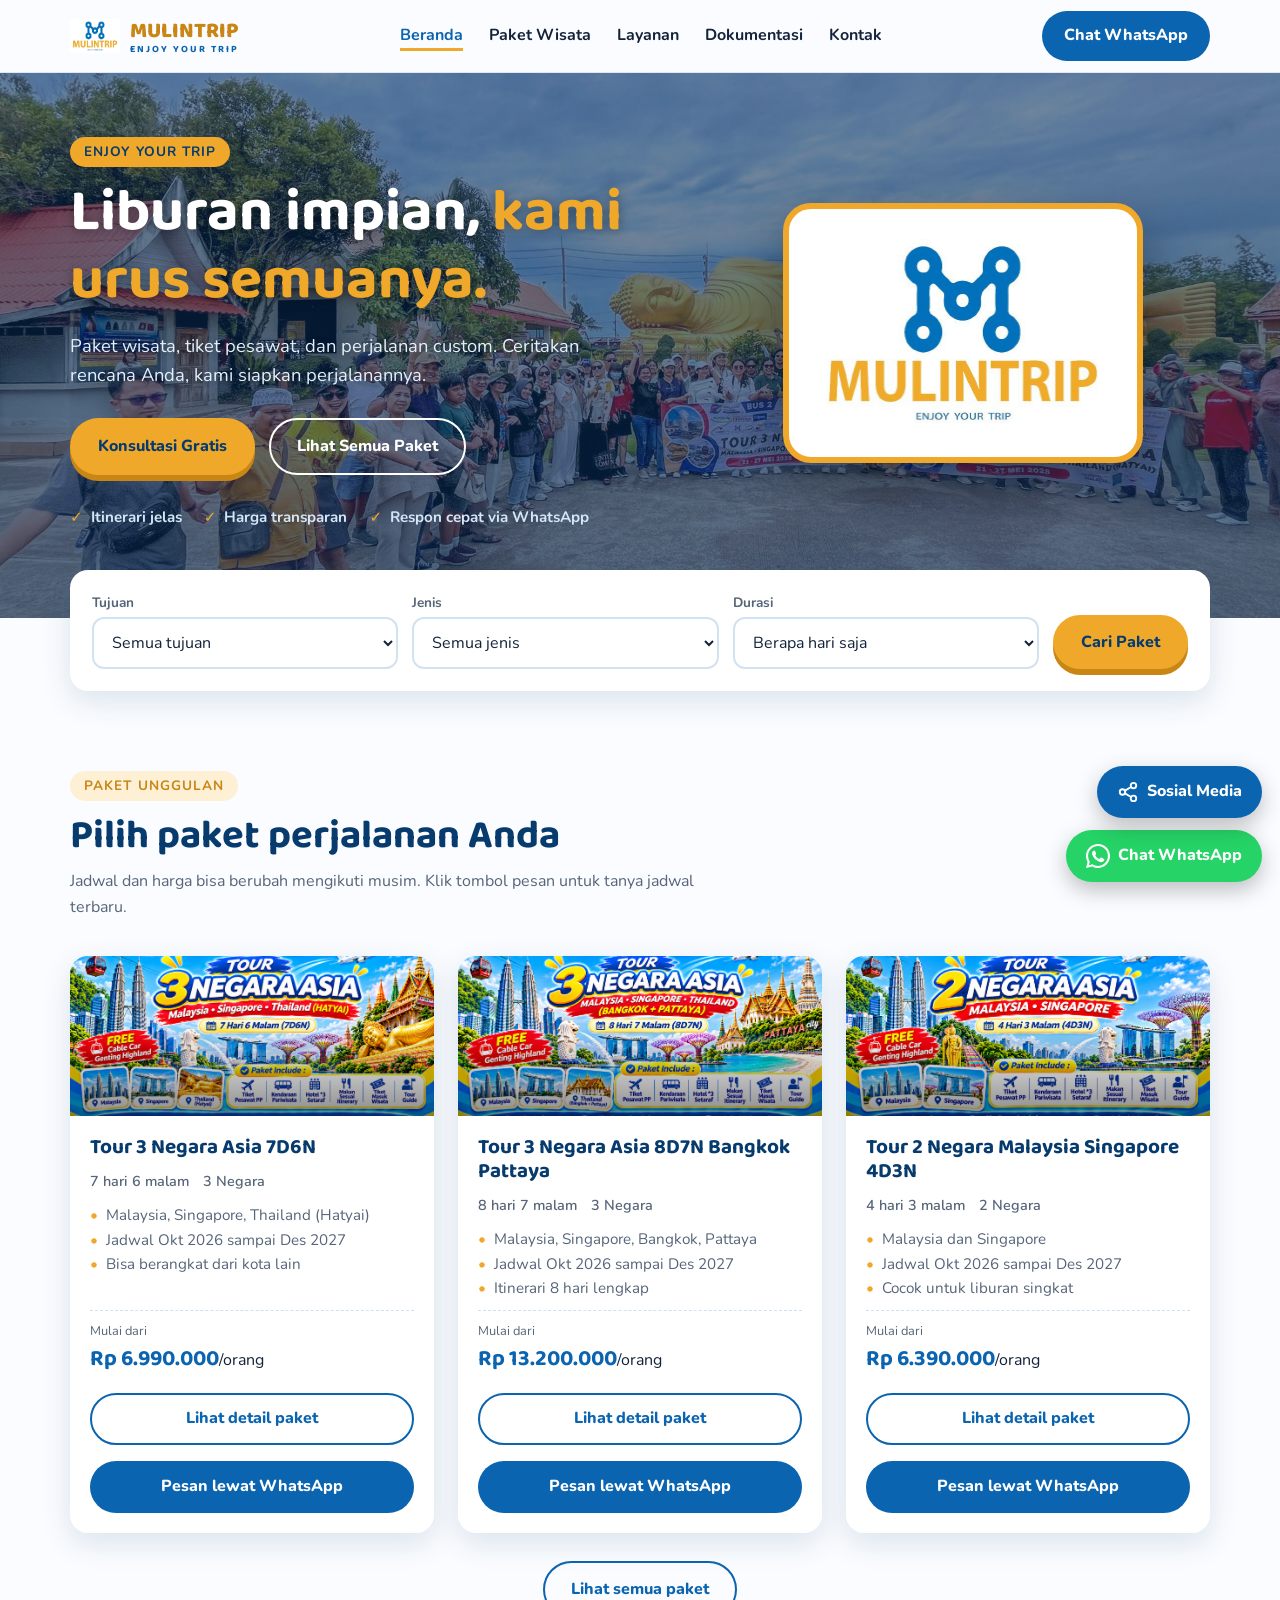
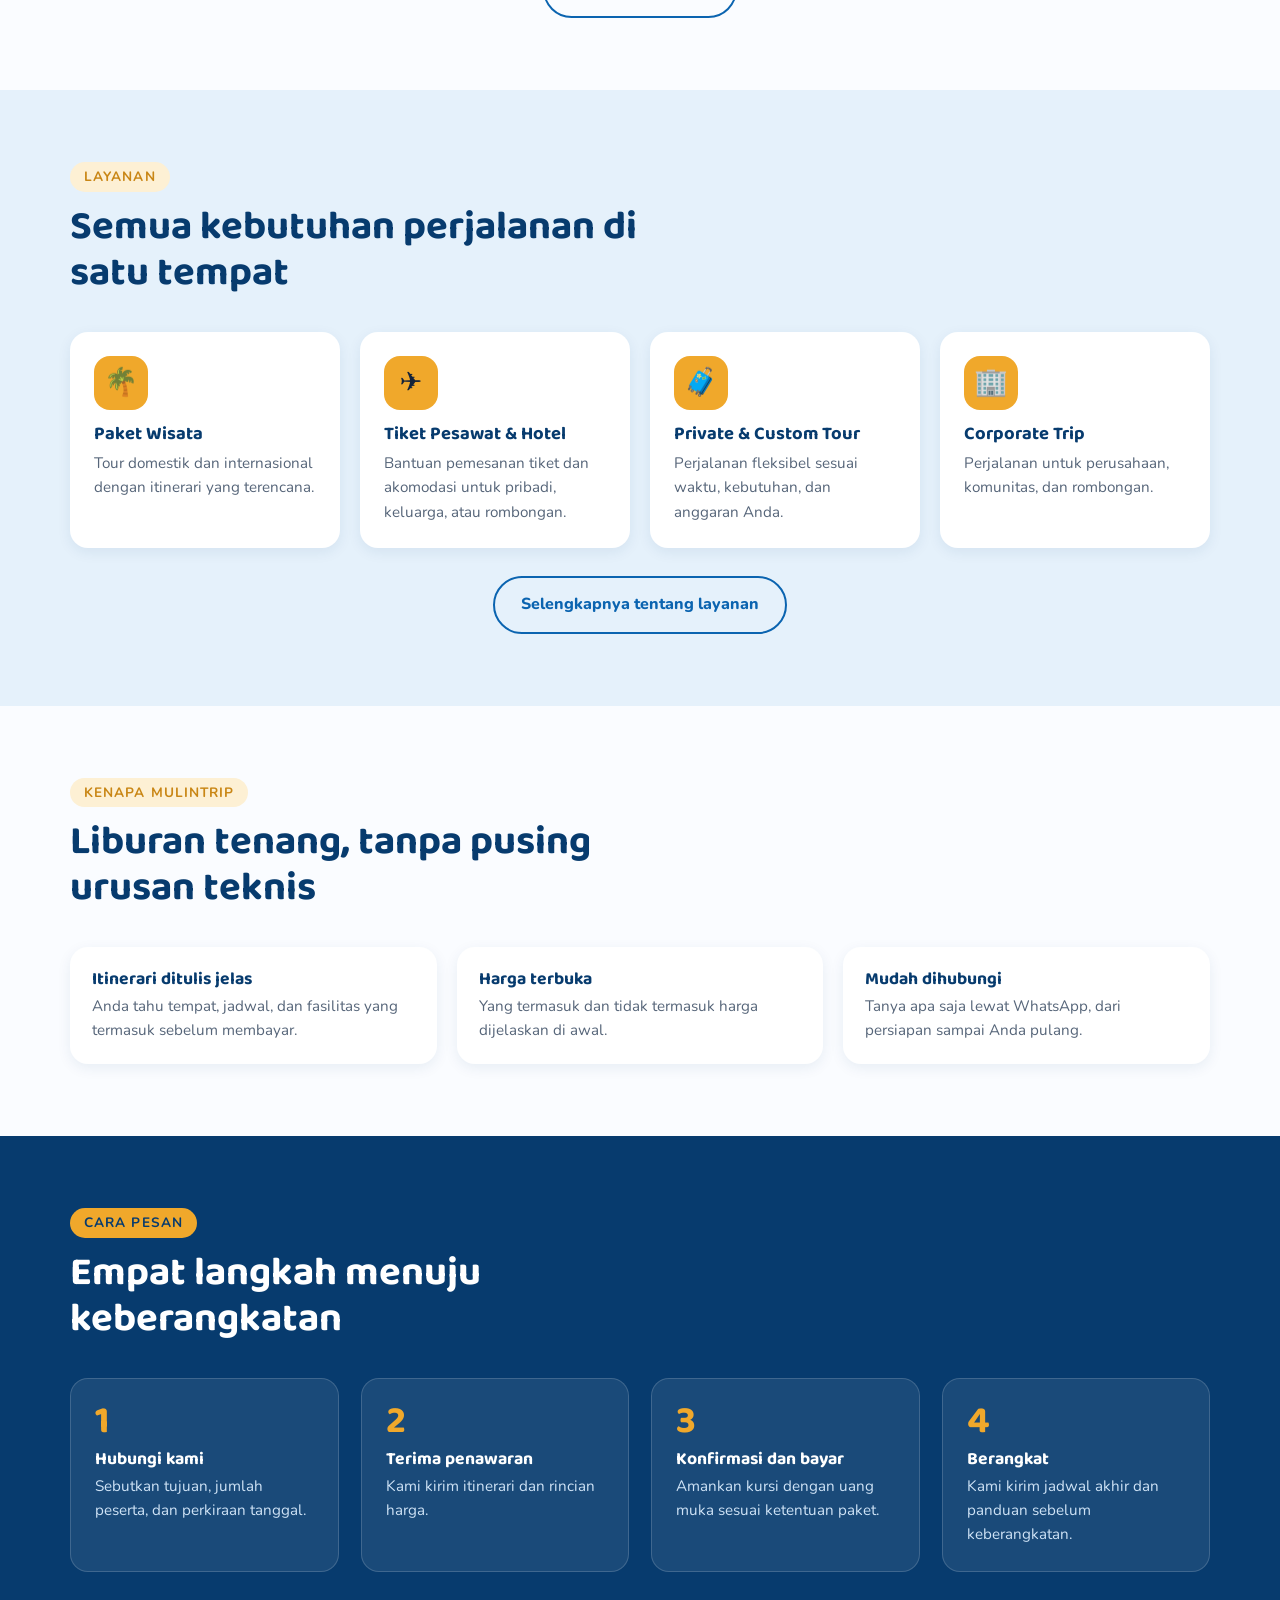
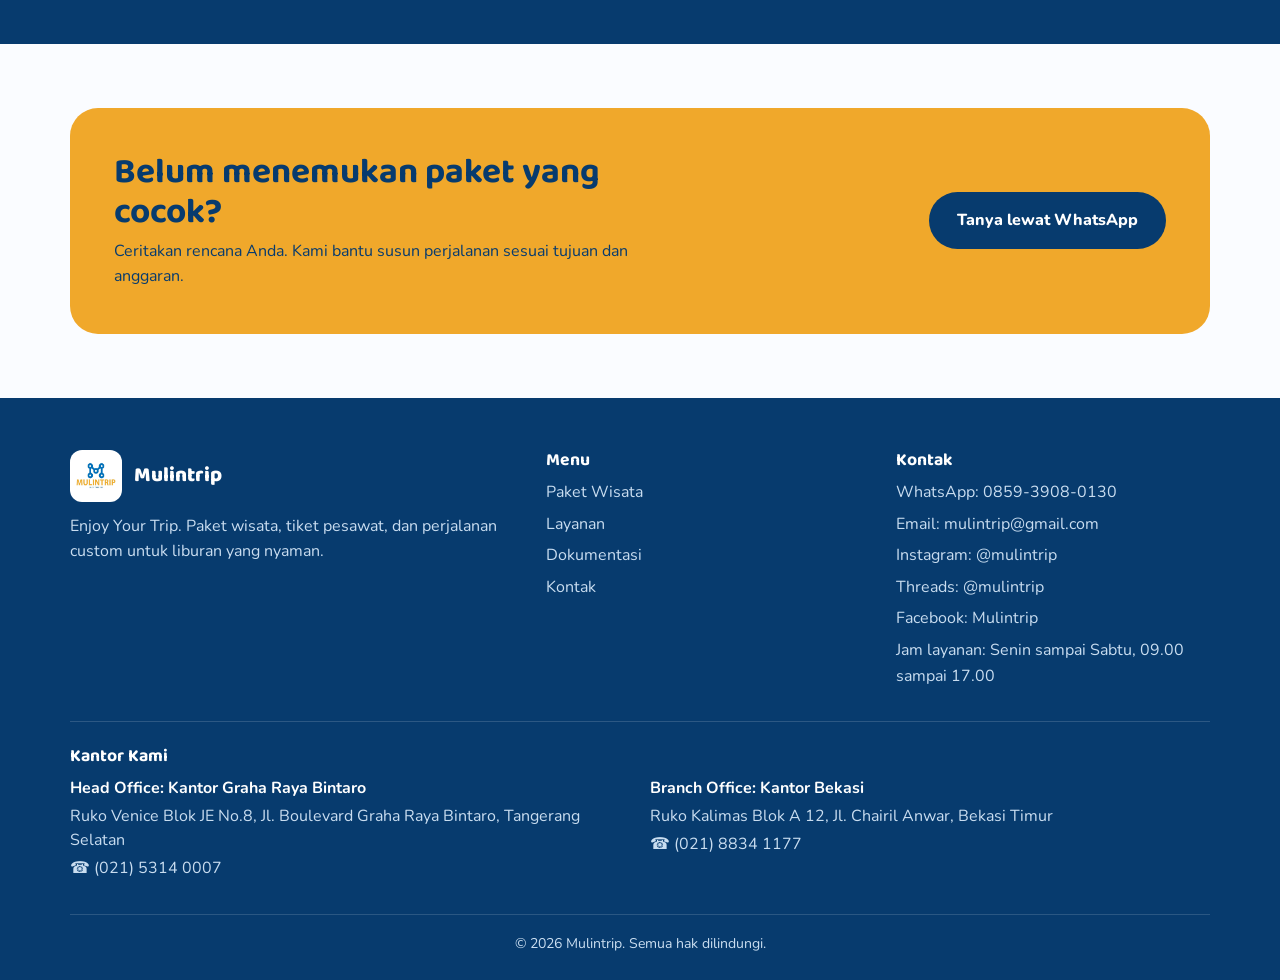
<file: index.html>
<!DOCTYPE html>
<html lang="id">
<head>
<meta charset="utf-8">
<meta name="viewport" content="width=device-width, initial-scale=1">
<title>Mulintrip | Enjoy Your Trip</title>
<meta name="description" content="Mulintrip melayani paket wisata, tiket pesawat, dan perjalanan custom. Konsultasi gratis lewat WhatsApp.">
<meta property="og:title" content="Mulintrip | Enjoy Your Trip">
<meta property="og:image" content="logo.png">
<link rel="icon" href="logo.png">
<link rel="preconnect" href="https://fonts.googleapis.com">
<link rel="preconnect" href="https://fonts.gstatic.com" crossorigin>
<link href="https://fonts.googleapis.com/css2?family=Baloo+2:wght@600;700;800&family=Nunito:wght@400;600;700&display=swap" rel="stylesheet">
<link rel="stylesheet" href="style.css">
<!-- Pasang Meta Pixel di sini -->
<!-- Pasang Google Analytics di sini -->
</head>
<body data-page="home">

<div id="site-header"></div>

<main>
  <section class="hero">
    <div class="wrap hero-grid">
      <div>
        <span class="eyebrow" style="background:var(--orange);color:var(--blue-900)">Enjoy Your Trip</span>
        <h1>Liburan impian, <span>kami urus semuanya.</span></h1>
        <p>Paket wisata, tiket pesawat, dan perjalanan custom. Ceritakan rencana Anda, kami siapkan perjalanannya.</p>
        <div class="hero-actions">
          <a class="btn btn-primary" data-wa="Halo Mulintrip, saya ingin konsultasi gratis untuk rencana liburan." href="#">Konsultasi Gratis</a>
          <a class="btn btn-ghost" href="paket.html">Lihat Semua Paket</a>
        </div>
        <ul class="hero-points">
          <li>Itinerari jelas</li>
          <li>Harga transparan</li>
          <li>Respon cepat via WhatsApp</li>
        </ul>
      </div>
      <img class="hero-logo" src="logo.png" alt="Logo Mulintrip" width="360" height="260">
    </div>
  </section>

  <section class="finder" aria-label="Cari paket">
    <div class="wrap">
      <form class="finder-box" action="paket.html" method="get">
        <div class="field">
          <label for="fDest">Tujuan</label>
          <select id="fDest" name="dest"><option value="all">Semua tujuan</option></select>
        </div>
        <div class="field">
          <label for="fType">Jenis</label>
          <select id="fType" name="type">
            <option value="all">Semua jenis</option>
            <option value="Internasional">Internasional</option>
            <option value="Domestik">Domestik</option>
          </select>
        </div>
        <div class="field">
          <label for="fDur">Durasi</label>
          <select id="fDur" name="dur">
            <option value="all">Berapa hari saja</option>
            <option value="short">Sampai 4 hari</option>
            <option value="long">5 hari atau lebih</option>
          </select>
        </div>
        <button class="btn btn-primary" type="submit">Cari Paket</button>
      </form>
    </div>
  </section>

  <section class="packages">
    <div class="wrap">
      <div class="section-head">
        <span class="eyebrow">Paket unggulan</span>
        <h2>Pilih paket perjalanan Anda</h2>
        <p>Jadwal dan harga bisa berubah mengikuti musim. Klik tombol pesan untuk tanya jadwal terbaru.</p>
      </div>
      <div class="grid" id="pkgGrid"></div>
      <div class="more"><a class="btn btn-outline" href="paket.html">Lihat semua paket</a></div>
    </div>
  </section>

  <section class="services">
    <div class="wrap">
      <div class="section-head">
        <span class="eyebrow">Layanan</span>
        <h2>Semua kebutuhan perjalanan di satu tempat</h2>
      </div>
      <div class="grid">
        <article class="service"><div class="ico" aria-hidden="true">🌴</div><h3>Paket Wisata</h3><p>Tour domestik dan internasional dengan itinerari yang terencana.</p></article>
        <article class="service"><div class="ico" aria-hidden="true">✈️</div><h3>Tiket Pesawat &amp; Hotel</h3><p>Bantuan pemesanan tiket dan akomodasi untuk pribadi, keluarga, atau rombongan.</p></article>
        <article class="service"><div class="ico" aria-hidden="true">🧳</div><h3>Private &amp; Custom Tour</h3><p>Perjalanan fleksibel sesuai waktu, kebutuhan, dan anggaran Anda.</p></article>
        <article class="service"><div class="ico" aria-hidden="true">🏢</div><h3>Corporate Trip</h3><p>Perjalanan untuk perusahaan, komunitas, dan rombongan.</p></article>
      </div>
      <div class="more"><a class="btn btn-outline" href="layanan.html">Selengkapnya tentang layanan</a></div>
    </div>
  </section>

  <section>
    <div class="wrap">
      <div class="section-head">
        <span class="eyebrow">Kenapa Mulintrip</span>
        <h2>Liburan tenang, tanpa pusing urusan teknis</h2>
      </div>
      <div class="teaser-grid">
        <div class="mini"><h3>Itinerari ditulis jelas</h3><p>Anda tahu tempat, jadwal, dan fasilitas yang termasuk sebelum membayar.</p></div>
        <div class="mini"><h3>Harga terbuka</h3><p>Yang termasuk dan tidak termasuk harga dijelaskan di awal.</p></div>
        <div class="mini"><h3>Mudah dihubungi</h3><p>Tanya apa saja lewat WhatsApp, dari persiapan sampai Anda pulang.</p></div>
      </div>
    </div>
  </section>

  <section class="steps">
    <div class="wrap">
      <div class="section-head">
        <span class="eyebrow">Cara pesan</span>
        <h2>Empat langkah menuju keberangkatan</h2>
      </div>
      <div class="step-grid">
        <div class="step"><b>1</b><h3>Hubungi kami</h3><p>Sebutkan tujuan, jumlah peserta, dan perkiraan tanggal.</p></div>
        <div class="step"><b>2</b><h3>Terima penawaran</h3><p>Kami kirim itinerari dan rincian harga.</p></div>
        <div class="step"><b>3</b><h3>Konfirmasi dan bayar</h3><p>Amankan kursi dengan uang muka sesuai ketentuan paket.</p></div>
        <div class="step"><b>4</b><h3>Berangkat</h3><p>Kami kirim jadwal akhir dan panduan sebelum keberangkatan.</p></div>
      </div>
    </div>
  </section>

  <section class="cta">
    <div class="wrap">
      <div class="cta-box">
        <div>
          <h2>Belum menemukan paket yang cocok?</h2>
          <p>Ceritakan rencana Anda. Kami bantu susun perjalanan sesuai tujuan dan anggaran.</p>
        </div>
        <a class="btn btn-wa" data-wa="Halo Mulintrip, saya ingin dibuatkan paket perjalanan khusus." href="#">Tanya lewat WhatsApp</a>
      </div>
    </div>
  </section>
</main>

<div id="site-footer"></div>

<script src="site.js"></script>
<script>
  document.addEventListener("DOMContentLoaded", () => {
    const fDest = document.getElementById("fDest");
    [...new Set(PACKAGES.map(p => p.dest))].forEach(d => {
      const o = document.createElement("option"); o.value = d; o.textContent = d; fDest.appendChild(o);
    });
    document.getElementById("pkgGrid").innerHTML = PACKAGES.slice(0, 3).map(packageCard).join("");
  });
</script>
</body>
</html>
</file>
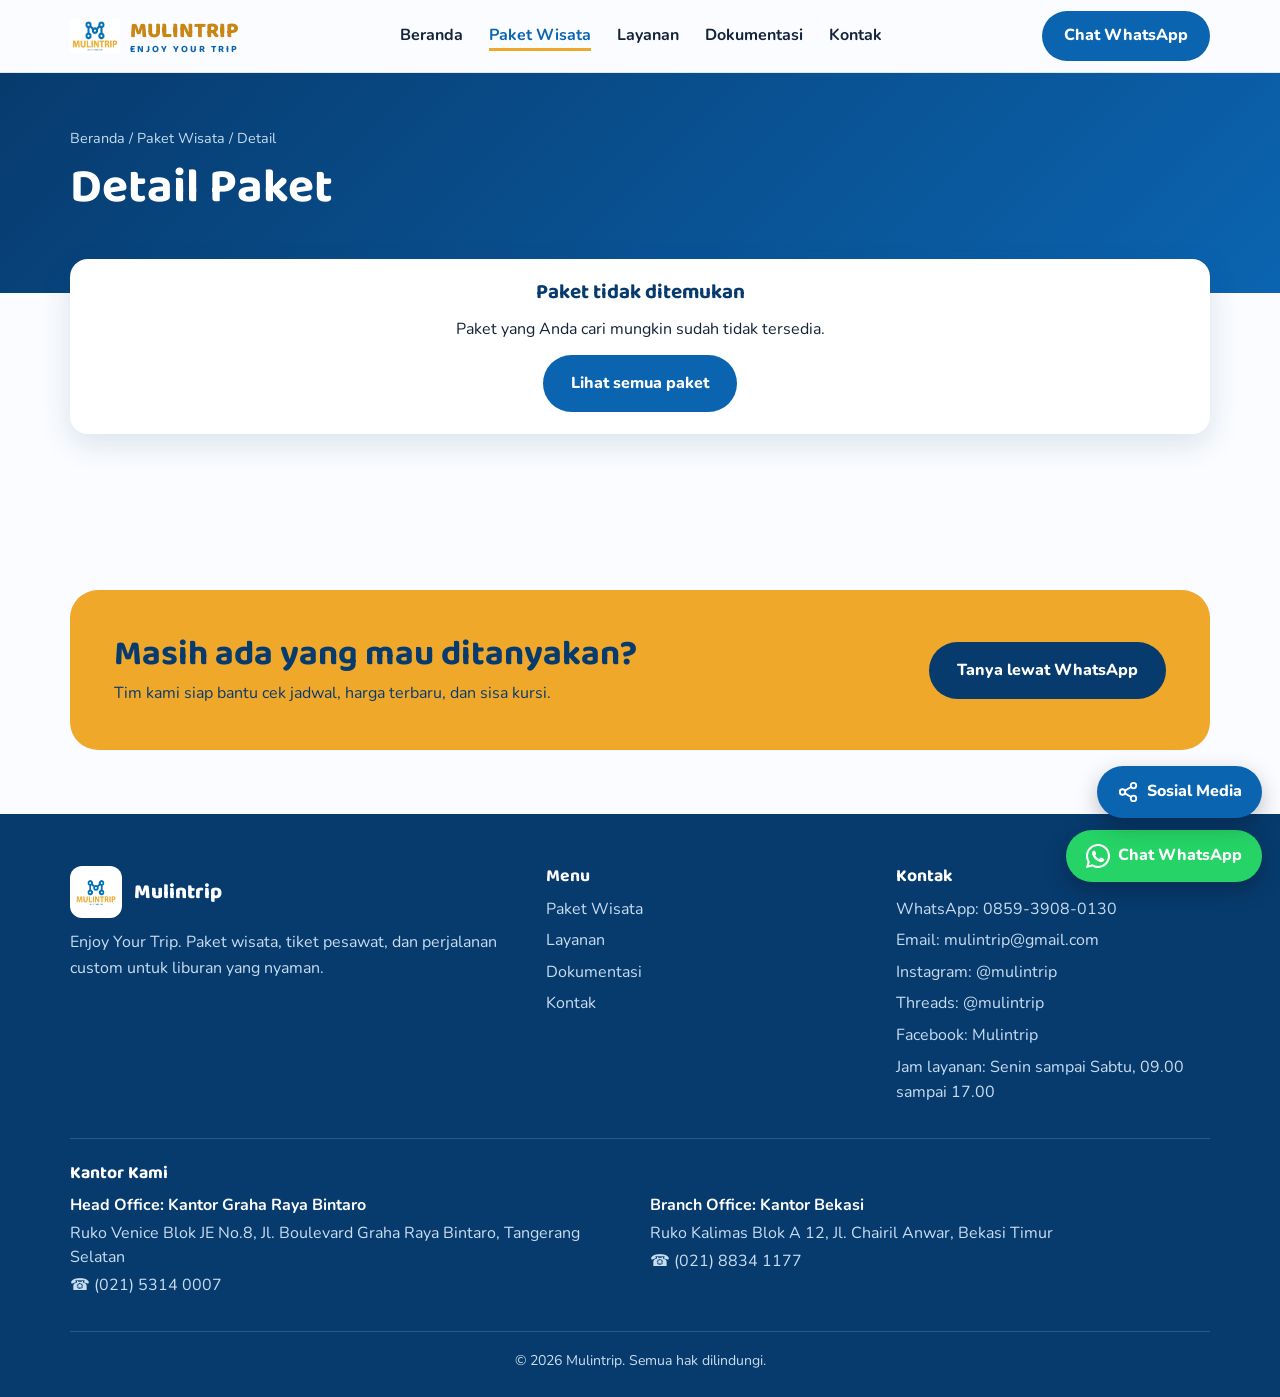
<file: detail.html>
<!DOCTYPE html>
<html lang="id">
<head>
<meta charset="utf-8">
<meta name="viewport" content="width=device-width, initial-scale=1">
<title>Detail Paket | Mulintrip</title>
<meta name="description" content="Detail paket Mulintrip: itinerary, fasilitas, dan syarat ketentuan.">
<meta property="og:image" content="logo.png">
<link rel="icon" href="logo.png">
<link rel="preconnect" href="https://fonts.googleapis.com">
<link rel="preconnect" href="https://fonts.gstatic.com" crossorigin>
<link href="https://fonts.googleapis.com/css2?family=Baloo+2:wght@600;700;800&family=Nunito:wght@400;600;700&display=swap" rel="stylesheet">
<link rel="stylesheet" href="style.css">
</head>
<body data-page="paket">

<div id="site-header"></div>

<main>
  <section class="page-hero" style="padding-bottom:70px">
    <div class="wrap">
      <div class="crumbs"><a href="index.html">Beranda</a> / <a href="paket.html">Paket Wisata</a> / <span id="crumb">Detail</span></div>
      <h1 id="title">Detail Paket</h1>
      <p id="subtitle"></p>
    </div>
  </section>

  <section style="padding-top:0">
    <div class="wrap" id="detail"></div>
  </section>

  <section class="cta">
    <div class="wrap">
      <div class="cta-box">
        <div>
          <h2>Masih ada yang mau ditanyakan?</h2>
          <p>Tim kami siap bantu cek jadwal, harga terbaru, dan sisa kursi.</p>
        </div>
        <a class="btn btn-wa" data-wa="Halo Mulintrip, saya ingin bertanya tentang paket wisata." href="#">Tanya lewat WhatsApp</a>
      </div>
    </div>
  </section>
</main>

<div id="site-footer"></div>

<script src="site.js"></script>
<script>
  document.addEventListener("DOMContentLoaded", () => {
    const root = document.getElementById("detail");
    const p = findPackage(new URLSearchParams(location.search).get("p"));

    if (!p) {
      root.innerHTML = `<div class="d-box" style="margin-top:-34px;position:relative;z-index:2;text-align:center">
        <h2>Paket tidak ditemukan</h2>
        <p>Paket yang Anda cari mungkin sudah tidak tersedia.</p>
        <a class="btn btn-wa" href="paket.html" style="margin-top:12px">Lihat semua paket</a></div>`;
      return;
    }

    document.title = `${p.name} | ${SITE.name}`;
    document.getElementById("crumb").textContent = p.name;
    document.getElementById("title").textContent = p.name;
    document.getElementById("subtitle").textContent = `${p.days} hari ${p.nights} malam · ${p.dest}`;

    const li = arr => (arr || []).map(x => `<li>${esc(x)}</li>`).join("");
    const msg = `Halo Mulintrip, saya ingin tanya jadwal dan harga terbaru paket ${p.name} (${p.days} hari ${p.nights} malam).`;
    const priceHtml = p.price
      ? `<small>Mulai dari</small><strong>${rupiah(p.price)}</strong> <span>/orang</span>`
      : `<small>Harga</small><strong>Hubungi kami</strong>`;

    root.innerHTML = `
      <div class="d-grid">
        <div class="d-main">
          ${p.image ? `<img class="d-img" src="${p.image}" alt="Brosur ${esc(p.name)}" onerror="this.style.display='none'">` : ""}
          ${p.schedule ? `<div class="d-box"><h2>Jadwal Keberangkatan</h2><ul class="plain">${li(p.schedule)}</ul></div>` : ""}
          ${p.itinerary ? `<div class="d-box"><h2>Itinerary</h2>
            ${p.itinerary.map(d => `<details open><summary>${esc(d[0])}</summary><p>${esc(d[1])}</p>${d[2] ? `<p><strong><em>${esc(d[2])}</em></strong></p>` : ""}</details>`).join("")}
          </div>` : ""}
          <div class="d-box"><h2>Fasilitas Paket</h2>
            <div class="d-two">
              <div><h3>Termasuk</h3><ul class="ok">${li(p.included)}</ul></div>
              <div><h3>Tidak termasuk</h3><ul class="no">${li(p.excluded)}</ul></div>
            </div>
            ${p.bonus ? `<h3 style="margin-top:18px">Bonus</h3><ul class="ok">${li(p.bonus)}</ul>` : ""}
          </div>
          ${p.costs ? `<div class="d-box"><h2>Biaya dan Pembayaran</h2><ul class="plain">${li(p.costs)}</ul></div>` : ""}
          <div class="d-box"><h2>Syarat dan Ketentuan</h2><ol class="terms">${li(p.terms)}</ol></div>
        </div>
        <aside class="d-side">
          <div class="d-box">
            <div class="d-price">${priceHtml}</div>
            <div class="d-meta"><span>${p.days} hari ${p.nights} malam</span><span>${esc(p.type)}</span></div>
            <p style="color:var(--muted)">Harga dan jadwal bisa berubah mengikuti musim. Konfirmasi dulu lewat WhatsApp ya.</p>
            <a class="btn btn-wa" href="${wa(msg)}" target="_blank" rel="noopener">Pesan lewat WhatsApp</a>
            <a class="btn btn-outline" href="paket.html">Lihat paket lain</a>
          </div>
        </aside>
      </div>`;
  });
</script>
</body>
</html>
</file>
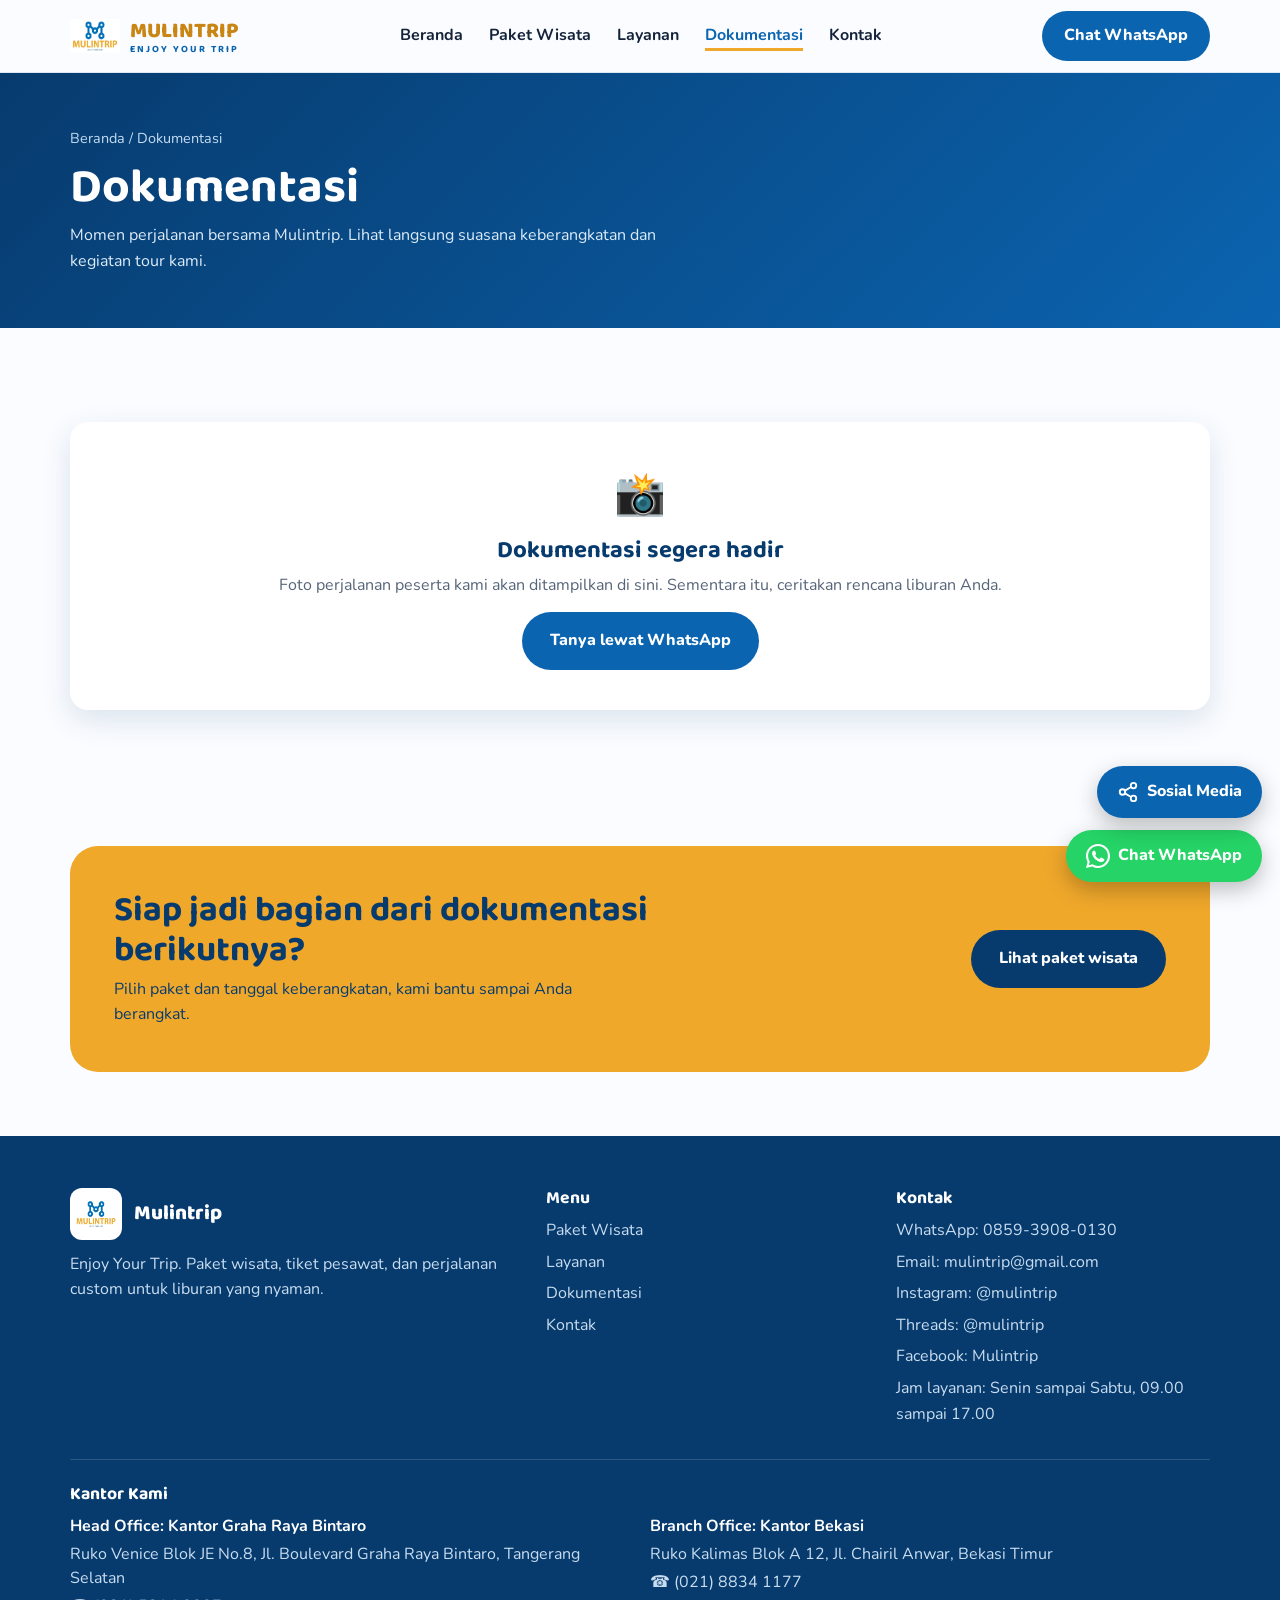
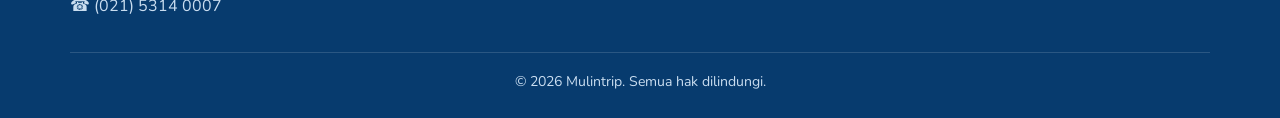
<file: dokumentasi.html>
<!DOCTYPE html>
<html lang="id">
<head>
<meta charset="utf-8">
<meta name="viewport" content="width=device-width, initial-scale=1">
<title>Dokumentasi | Mulintrip</title>
<meta name="description" content="Dokumentasi perjalanan bersama Mulintrip: foto keberangkatan dan kegiatan tour.">
<meta property="og:title" content="Dokumentasi | Mulintrip">
<meta property="og:image" content="logo.png">
<link rel="icon" href="logo.png">
<link rel="preconnect" href="https://fonts.googleapis.com">
<link rel="preconnect" href="https://fonts.gstatic.com" crossorigin>
<link href="https://fonts.googleapis.com/css2?family=Baloo+2:wght@600;700;800&family=Nunito:wght@400;600;700&display=swap" rel="stylesheet">
<link rel="stylesheet" href="style.css">
<!-- Pasang Meta Pixel di sini -->
<!-- Pasang Google Analytics di sini -->
</head>
<body data-page="dokumentasi">

<div id="site-header"></div>

<main>
  <section class="page-hero">
    <div class="wrap">
      <div class="crumbs"><a href="index.html">Beranda</a> / Dokumentasi</div>
      <h1>Dokumentasi</h1>
      <p>Momen perjalanan bersama Mulintrip. Lihat langsung suasana keberangkatan dan kegiatan tour kami.</p>
    </div>
  </section>

  <section>
    <div class="wrap">
      <div class="chips" id="chips" role="group" aria-label="Saring dokumentasi"></div>
      <div class="gal" id="gal"></div>

      <div class="empty" id="empty">
        <div style="font-size:2.6rem" aria-hidden="true">📸</div>
        <h2 style="margin:8px 0">Dokumentasi segera hadir</h2>
        <p>Foto perjalanan peserta kami akan ditampilkan di sini. Sementara itu, ceritakan rencana liburan Anda.</p>
        <a class="btn btn-wa" data-wa="Halo Mulintrip, saya ingin melihat dokumentasi perjalanan sebelumnya." href="#">Tanya lewat WhatsApp</a>
      </div>
    </div>
  </section>

  <section class="cta">
    <div class="wrap">
      <div class="cta-box">
        <div>
          <h2>Siap jadi bagian dari dokumentasi berikutnya?</h2>
          <p>Pilih paket dan tanggal keberangkatan, kami bantu sampai Anda berangkat.</p>
        </div>
        <a class="btn btn-wa" href="paket.html">Lihat paket wisata</a>
      </div>
    </div>
  </section>
</main>

<div id="site-footer"></div>

<div class="lb" id="lb" role="dialog" aria-modal="true" aria-label="Foto dokumentasi">
  <button class="x" id="lbX" aria-label="Tutup">&times;</button>
  <button class="pv" id="lbP" aria-label="Foto sebelumnya">&#8249;</button>
  <figure><img id="lbImg" alt=""><figcaption id="lbCap"></figcaption></figure>
  <button class="nx" id="lbN" aria-label="Foto berikutnya">&#8250;</button>
</div>

<script src="site.js"></script>
<script>
/* ============================================================
   DAFTAR FOTO DOKUMENTASI
   Cara menambah foto: unggah file foto ke folder yang sama dengan
   index.html, lalu tambahkan satu baris di bawah ini.
     src : nama file foto persis (huruf besar/kecil harus sama)
     cap : keterangan singkat di bawah foto
     cat : kelompok (bebas, misalnya "Malaysia", "Bali", "Keberangkatan")
   Contoh:
     { src:"dok-01.jpg", cap:"Rombongan di Petronas Twin Towers", cat:"Malaysia" },
   Selama daftar masih kosong, halaman menampilkan "Dokumentasi segera hadir".
   ============================================================ */
const DOCS = [
];

document.addEventListener("DOMContentLoaded", () => {
  const gal = document.getElementById("gal"), chips = document.getElementById("chips"), empty = document.getElementById("empty");
  const lb = document.getElementById("lb"), lbImg = document.getElementById("lbImg"), lbCap = document.getElementById("lbCap");
  let shown = [], idx = 0, cat = "Semua";

  if (!DOCS.length) { empty.style.display = "block"; chips.style.display = "none"; return; }

  const cats = ["Semua", ...new Set(DOCS.map(d => d.cat).filter(Boolean))];
  chips.innerHTML = cats.map(c => `<button type="button" class="chip${c === cat ? " on" : ""}" data-c="${c}">${c}</button>`).join("");

  function render(){
    shown = DOCS.filter(d => cat === "Semua" || d.cat === cat);
    gal.innerHTML = shown.map((d, i) =>
      `<button type="button" class="shot" data-i="${i}" aria-label="Perbesar foto: ${d.cap || ""}">
         <img src="${d.src}" alt="${d.cap || "Dokumentasi Mulintrip"}" loading="lazy" onerror="this.closest('.shot').style.display='none'">
         ${d.cap ? `<span>${d.cap}</span>` : ""}
       </button>`).join("");
    chips.querySelectorAll(".chip").forEach(b => b.classList.toggle("on", b.dataset.c === cat));
  }
  function open(i){
    idx = (i + shown.length) % shown.length;
    lbImg.src = shown[idx].src; lbImg.alt = shown[idx].cap || "";
    lbCap.textContent = shown[idx].cap || "";
    lb.classList.add("open");
  }
  const close = () => lb.classList.remove("open");

  chips.addEventListener("click", e => { const b = e.target.closest(".chip"); if (b) { cat = b.dataset.c; render(); } });
  gal.addEventListener("click", e => { const b = e.target.closest(".shot"); if (b) open(+b.dataset.i); });
  document.getElementById("lbX").onclick = close;
  document.getElementById("lbP").onclick = () => open(idx - 1);
  document.getElementById("lbN").onclick = () => open(idx + 1);
  lb.addEventListener("click", e => { if (e.target === lb) close(); });
  document.addEventListener("keydown", e => {
    if (!lb.classList.contains("open")) return;
    if (e.key === "Escape") close();
    if (e.key === "ArrowLeft") open(idx - 1);
    if (e.key === "ArrowRight") open(idx + 1);
  });
  render();
});
</script>
</body>
</html>
</file>
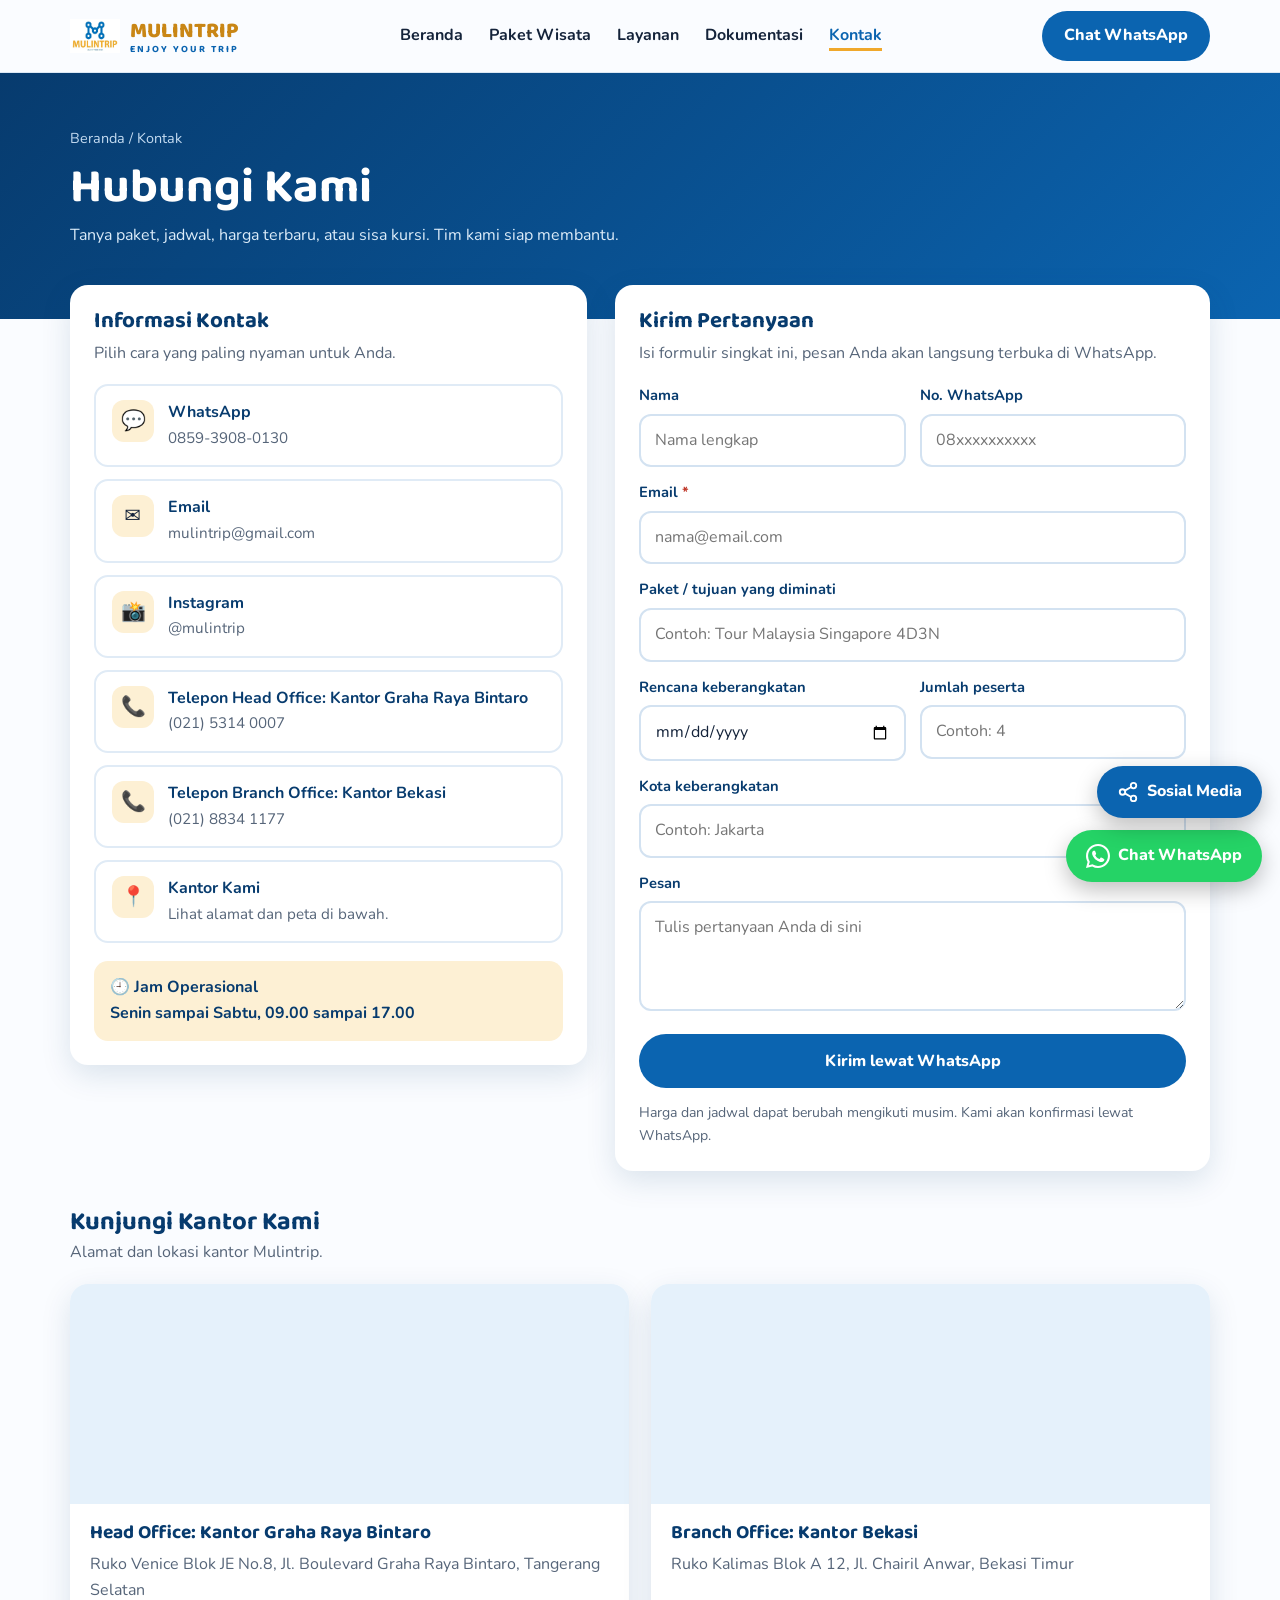
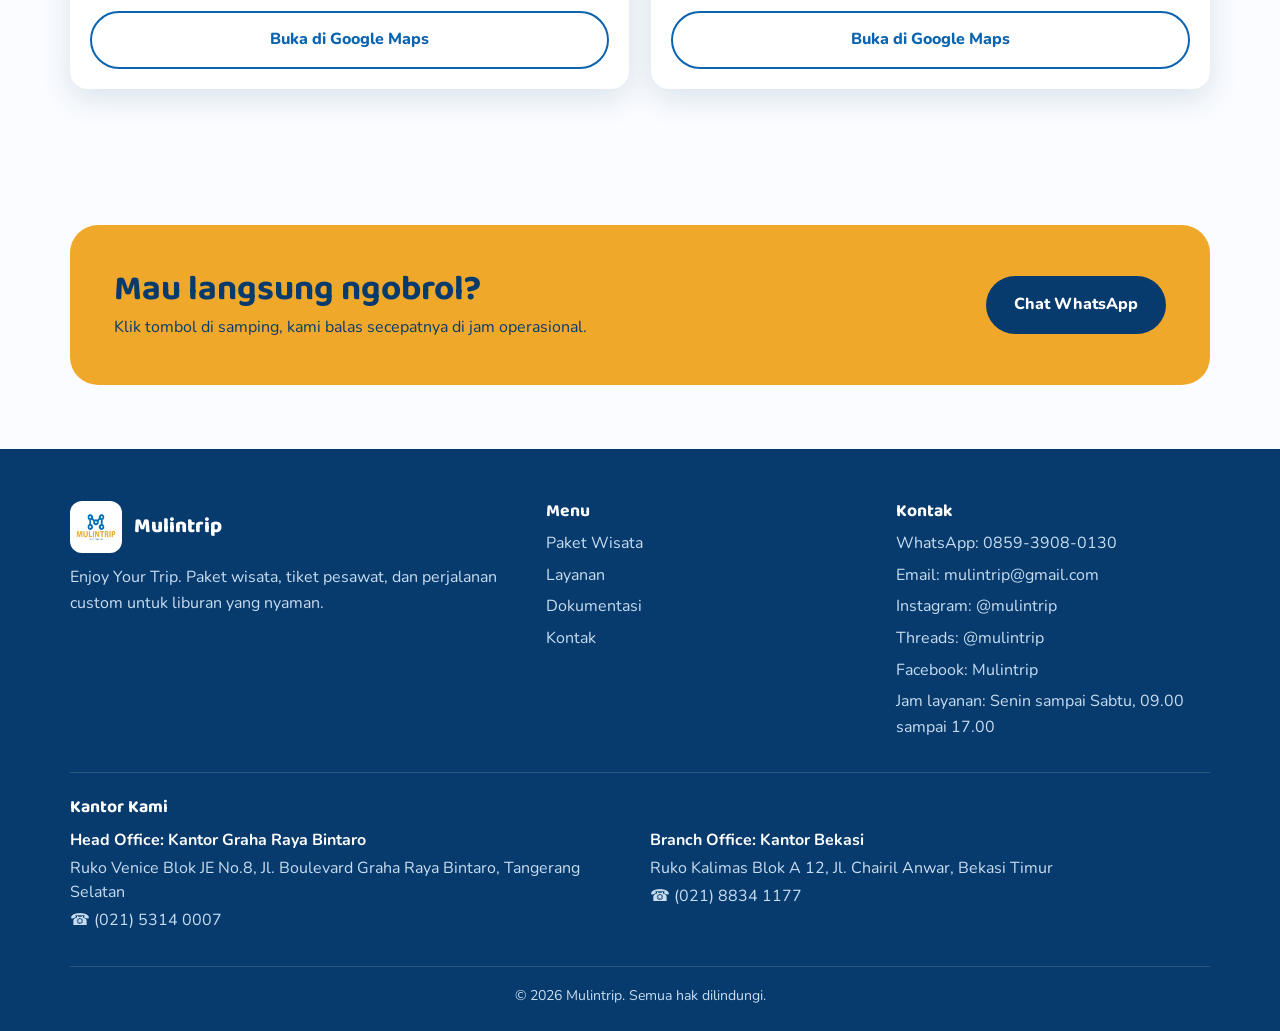
<file: kontak.html>
<!DOCTYPE html>
<html lang="id">
<head>
<meta charset="utf-8">
<meta name="viewport" content="width=device-width, initial-scale=1">
<title>Kontak | Mulintrip</title>
<meta name="description" content="Hubungi Mulintrip untuk tanya paket wisata, jadwal keberangkatan, harga terbaru, dan sisa kursi.">
<meta property="og:image" content="logo.png">
<link rel="icon" href="logo.png">
<link rel="preconnect" href="https://fonts.googleapis.com">
<link rel="preconnect" href="https://fonts.gstatic.com" crossorigin>
<link href="https://fonts.googleapis.com/css2?family=Baloo+2:wght@600;700;800&family=Nunito:wght@400;600;700&display=swap" rel="stylesheet">
<link rel="stylesheet" href="style.css">
</head>
<body data-page="kontak">

<div id="site-header"></div>

<main>
  <section class="page-hero" style="padding-bottom:70px">
    <div class="wrap">
      <div class="crumbs"><a href="index.html">Beranda</a> / <span>Kontak</span></div>
      <h1>Hubungi Kami</h1>
      <p>Tanya paket, jadwal, harga terbaru, atau sisa kursi. Tim kami siap membantu.</p>
    </div>
  </section>

  <section style="padding-top:0">
    <div class="wrap">
      <div class="k-grid">
        <div class="k-box">
          <h2>Informasi Kontak</h2>
          <p class="k-sub">Pilih cara yang paling nyaman untuk Anda.</p>
          <div class="k-list" id="kList"></div>
          <div class="k-hours" id="kHours"></div>
        </div>

        <div class="k-box">
          <h2>Kirim Pertanyaan</h2>
          <p class="k-sub">Isi formulir singkat ini, pesan Anda akan langsung terbuka di WhatsApp.</p>
          <form class="k-form" id="kForm" novalidate>
            <div class="k-row">
              <div><label for="fNama">Nama</label><input id="fNama" type="text" placeholder="Nama lengkap" autocomplete="name" required></div>
              <div><label for="fHp">No. WhatsApp</label><input id="fHp" type="tel" placeholder="08xxxxxxxxxx" autocomplete="tel"></div>
            </div>
            <div><label for="fEmail">Email <span style="color:#c0392b">*</span></label><input id="fEmail" type="email" placeholder="nama@email.com" autocomplete="email" required></div>
            <div><label for="fPaket">Paket / tujuan yang diminati</label><input id="fPaket" type="text" placeholder="Contoh: Tour Malaysia Singapore 4D3N"></div>
            <div class="k-row">
              <div><label for="fTgl">Rencana keberangkatan</label><input id="fTgl" type="date"></div>
              <div><label for="fOrang">Jumlah peserta</label><input id="fOrang" type="number" min="1" placeholder="Contoh: 4"></div>
            </div>
            <div><label for="fKota">Kota keberangkatan</label><input id="fKota" type="text" placeholder="Contoh: Jakarta"></div>
            <div><label for="fPesan">Pesan</label><textarea id="fPesan" placeholder="Tulis pertanyaan Anda di sini"></textarea></div>
            <button type="submit" class="btn btn-wa">Kirim lewat WhatsApp</button>
            <p class="k-note">Harga dan jadwal dapat berubah mengikuti musim. Kami akan konfirmasi lewat WhatsApp.</p>
          </form>
        </div>
      </div>

      <div id="kMap"></div>
    </div>
  </section>

  <section class="cta">
    <div class="wrap">
      <div class="cta-box">
        <div>
          <h2>Mau langsung ngobrol?</h2>
          <p>Klik tombol di samping, kami balas secepatnya di jam operasional.</p>
        </div>
        <a class="btn btn-wa" data-wa="Halo Mulintrip, saya ingin bertanya tentang paket wisata." href="#">Chat WhatsApp</a>
      </div>
    </div>
  </section>
</main>

<div id="site-footer"></div>

<script src="site.js"></script>
<script>
  /* Data kontak dan kantor diatur di site.js (bagian SITE). */
  document.addEventListener("DOMContentLoaded", () => {
    const digits = s => String(s).replace(/\D/g, "");
    const items = [{ ico:"💬", t:"WhatsApp", d: SITE.waDisplay || "Chat langsung dengan tim kami", href: wa("Halo Mulintrip, saya ingin bertanya tentang paket wisata."), ext:true }];
    if (SITE.email) items.push({ ico:"✉️", t:"Email", d:SITE.email, href:"mailto:" + SITE.email });
    if (SITE.instagram) items.push({ ico:"📸", t:"Instagram", d:"@" + SITE.instagram, href:"https://instagram.com/" + SITE.instagram, ext:true });
    (SITE.offices || []).forEach(o => { if (o.phone) items.push({ ico:"📞", t:"Telepon " + o.name, d:o.phone, href:"tel:" + digits(o.phone) }); });
    if ((SITE.offices || []).length) items.push({ ico:"📍", t:"Kantor Kami", d:"Lihat alamat dan peta di bawah.", href:"#kantor" });

    document.getElementById("kList").innerHTML = items.map(i => {
      const inner = `<div class="k-ico">${i.ico}</div><div><strong>${esc(i.t)}</strong><span>${esc(i.d)}</span></div>`;
      return `<a class="k-item" href="${i.href}"${i.ext ? ' target="_blank" rel="noopener"' : ""}>${inner}</a>`;
    }).join("");
    document.getElementById("kHours").innerHTML = `🕘 Jam Operasional<br>${esc(SITE.hours)}`;

    const kantor = SITE.offices || [];
    if (kantor.length) {
      document.getElementById("kMap").innerHTML = `<div class="k-offices" id="kantor">
        <h2>Kunjungi Kantor Kami</h2>
        <p>Alamat dan lokasi kantor Mulintrip.</p>
        <div class="k-ogrid">${kantor.map(k => {
          const q = encodeURIComponent(k.address);
          return `<article class="k-office">
            <iframe title="Peta ${esc(k.name)}" loading="lazy" src="https://www.google.com/maps?q=${q}&output=embed"></iframe>
            <div class="k-obody">
              <h3>${esc(k.name)}</h3>
              <address>${esc(k.address)}</address>
              <a class="btn btn-outline" target="_blank" rel="noopener" href="https://www.google.com/maps/search/?api=1&query=${q}">Buka di Google Maps</a>
            </div>
          </article>`;
        }).join("")}</div>
      </div>`;
    }

    try {
      const pk = findPackage(new URLSearchParams(location.search).get("p"));
      if (pk) document.getElementById("fPaket").value = `${pk.name} (${pk.days} hari ${pk.nights} malam)`;
    } catch (e) {}

    document.getElementById("kForm").addEventListener("submit", e => {
      e.preventDefault();
      const v = id => document.getElementById(id).value.trim();
      if (!v("fNama")) { alert("Isi nama Anda dulu ya."); document.getElementById("fNama").focus(); return; }
      if (!v("fEmail")) { alert("Email wajib diisi ya."); document.getElementById("fEmail").focus(); return; }
      if (!/^[^\s@]+@[^\s@]+\.[^\s@]+$/.test(v("fEmail"))) { alert("Format email belum benar. Contoh: nama@email.com"); return; }
      const tgl = v("fTgl") ? new Date(v("fTgl") + "T00:00:00").toLocaleDateString("id-ID", { weekday:"long", day:"numeric", month:"long", year:"numeric" }) : "";
      const lines = [
        "Halo Mulintrip, saya ingin bertanya.", "",
        `Nama: ${v("fNama")}`, `Email: ${v("fEmail")}`,
        v("fHp") && `No. WhatsApp: ${v("fHp")}`,
        v("fPaket") && `Paket/tujuan: ${v("fPaket")}`,
        tgl && `Rencana berangkat: ${tgl}`,
        v("fOrang") && `Jumlah peserta: ${v("fOrang")}`,
        v("fKota") && `Kota keberangkatan: ${v("fKota")}`,
        v("fPesan") && `\nPesan:\n${v("fPesan")}`
      ].filter(x => x !== "" && x !== false && x !== undefined);
      window.open(wa(lines.join("\n")), "_blank", "noopener");
    });
  });
</script>
</body>
</html>
</file>
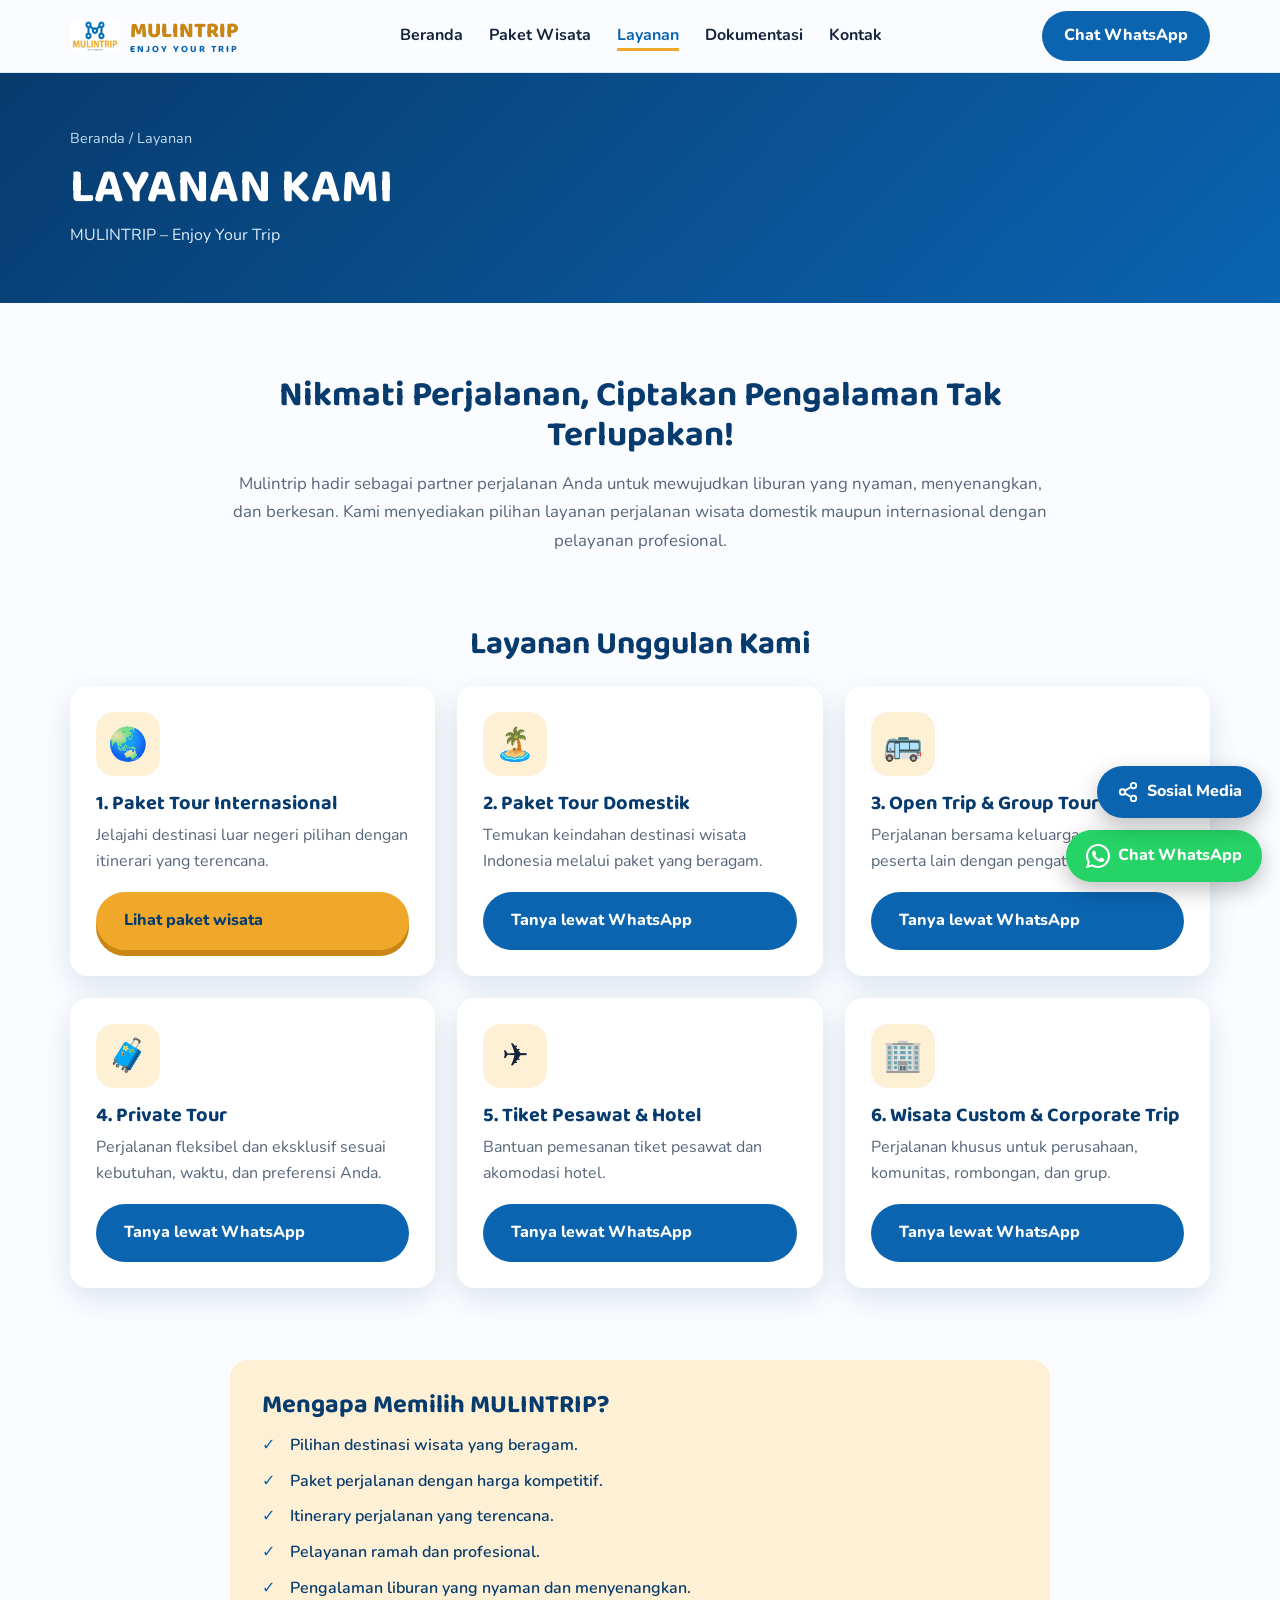
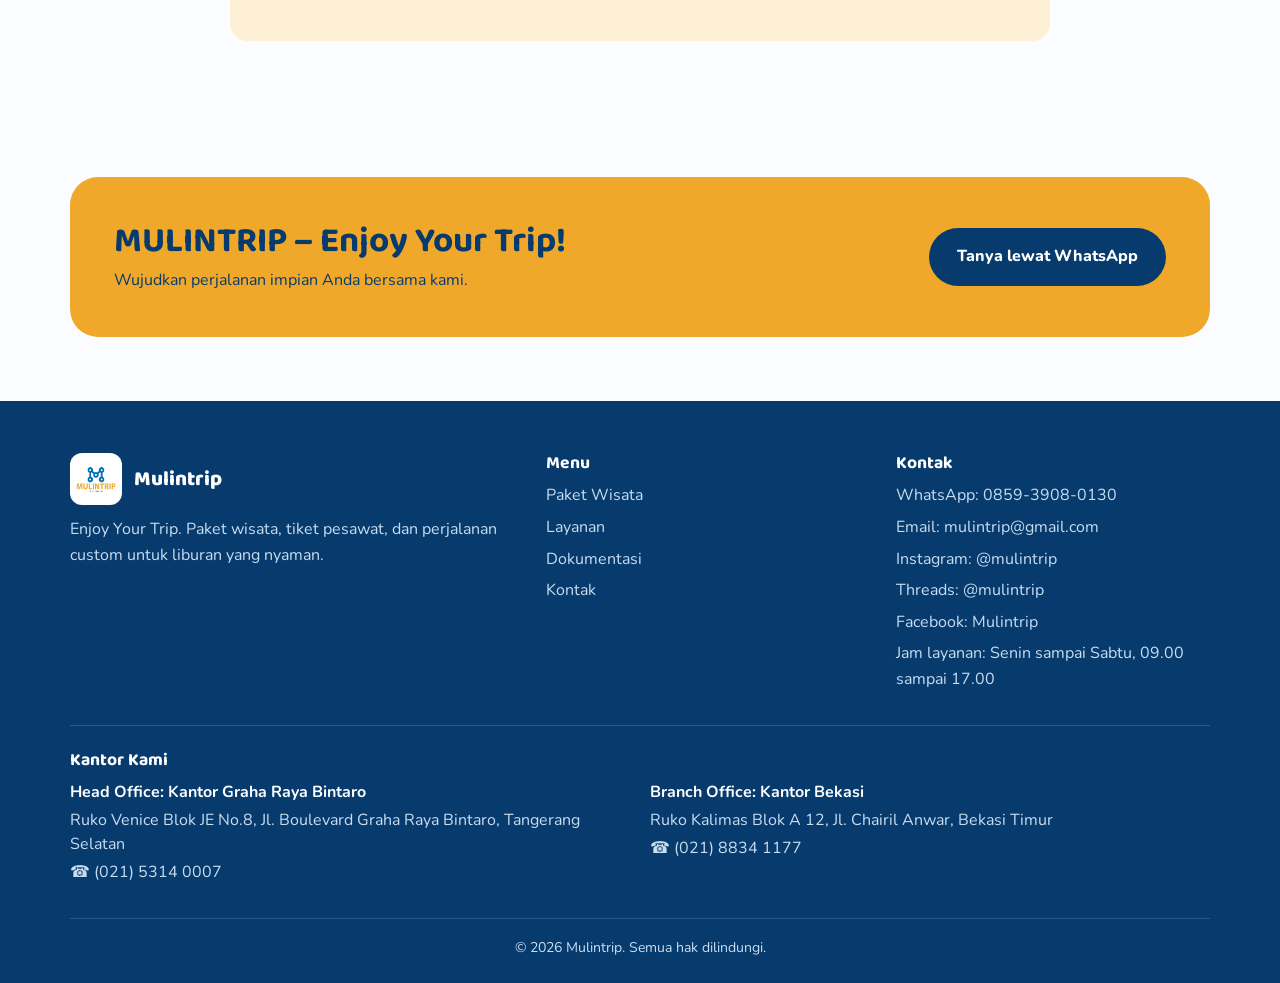
<file: layanan.html>
<!DOCTYPE html>
<html lang="id">
<head>
<meta charset="utf-8">
<meta name="viewport" content="width=device-width, initial-scale=1">
<title>Layanan | Mulintrip</title>
<meta name="description" content="Mulintrip – Enjoy Your Trip. Paket tour internasional dan domestik, open trip, private tour, tiket pesawat dan hotel, serta corporate trip.">
<meta property="og:title" content="Layanan | Mulintrip">
<meta property="og:image" content="logo.png">
<link rel="icon" href="logo.png">
<link rel="preconnect" href="https://fonts.googleapis.com">
<link rel="preconnect" href="https://fonts.gstatic.com" crossorigin>
<link href="https://fonts.googleapis.com/css2?family=Baloo+2:wght@600;700;800&family=Nunito:wght@400;600;700&display=swap" rel="stylesheet">
<link rel="stylesheet" href="style.css">
<!-- Pasang Meta Pixel di sini -->
<!-- Pasang Google Analytics di sini -->
</head>
<body data-page="layanan">

<div id="site-header"></div>

<main>
  <section class="page-hero">
    <div class="wrap">
      <div class="crumbs"><a href="index.html">Beranda</a> / Layanan</div>
      <h1>LAYANAN KAMI</h1>
      <p>MULINTRIP – Enjoy Your Trip</p>
    </div>
  </section>

  <section>
    <div class="wrap">
      <div class="intro">
        <h2>Nikmati Perjalanan, Ciptakan Pengalaman Tak Terlupakan!</h2>
        <p>Mulintrip hadir sebagai partner perjalanan Anda untuk mewujudkan liburan yang nyaman, menyenangkan, dan berkesan. Kami menyediakan pilihan layanan perjalanan wisata domestik maupun internasional dengan pelayanan profesional.</p>
      </div>
    </div>
  </section>

  <section style="padding-top:0">
    <div class="wrap">
      <h2 class="sec-title">Layanan Unggulan Kami</h2>
      <div class="svc-grid">
        <article class="svc2"><div class="ic" aria-hidden="true">🌏</div><h3>1. Paket Tour Internasional</h3><p>Jelajahi destinasi luar negeri pilihan dengan itinerari yang terencana.</p><a class="btn btn-primary" href="paket.html">Lihat paket wisata</a></article>
        <article class="svc2"><div class="ic" aria-hidden="true">🏝️</div><h3>2. Paket Tour Domestik</h3><p>Temukan keindahan destinasi wisata Indonesia melalui paket yang beragam.</p><a class="btn btn-wa" data-wa="Halo Mulintrip, saya ingin tanya Paket Tour Domestik." href="#">Tanya lewat WhatsApp</a></article>
        <article class="svc2"><div class="ic" aria-hidden="true">🚌</div><h3>3. Open Trip &amp; Group Tour</h3><p>Perjalanan bersama keluarga, teman, atau peserta lain dengan pengaturan yang rapi.</p><a class="btn btn-wa" data-wa="Halo Mulintrip, saya ingin tanya Open Trip dan Group Tour." href="#">Tanya lewat WhatsApp</a></article>
        <article class="svc2"><div class="ic" aria-hidden="true">🧳</div><h3>4. Private Tour</h3><p>Perjalanan fleksibel dan eksklusif sesuai kebutuhan, waktu, dan preferensi Anda.</p><a class="btn btn-wa" data-wa="Halo Mulintrip, saya ingin tanya Private Tour." href="#">Tanya lewat WhatsApp</a></article>
        <article class="svc2"><div class="ic" aria-hidden="true">✈️</div><h3>5. Tiket Pesawat &amp; Hotel</h3><p>Bantuan pemesanan tiket pesawat dan akomodasi hotel.</p><a class="btn btn-wa" data-wa="Halo Mulintrip, saya ingin dibantu pemesanan tiket pesawat dan hotel. Rute/kota: ... Tanggal: ... Jumlah orang: ..." href="#">Tanya lewat WhatsApp</a></article>
        <article class="svc2"><div class="ic" aria-hidden="true">🏢</div><h3>6. Wisata Custom &amp; Corporate Trip</h3><p>Perjalanan khusus untuk perusahaan, komunitas, rombongan, dan grup.</p><a class="btn btn-wa" data-wa="Halo Mulintrip, saya ingin tanya Wisata Custom dan Corporate Trip." href="#">Tanya lewat WhatsApp</a></article>
      </div>
    </div>
  </section>

  <section style="padding-top:0">
    <div class="wrap">
      <div class="why">
        <h2>Mengapa Memilih MULINTRIP?</h2>
        <ul>
          <li>Pilihan destinasi wisata yang beragam.</li>
          <li>Paket perjalanan dengan harga kompetitif.</li>
          <li>Itinerary perjalanan yang terencana.</li>
          <li>Pelayanan ramah dan profesional.</li>
          <li>Pengalaman liburan yang nyaman dan menyenangkan.</li>
        </ul>
      </div>
    </div>
  </section>

  <section class="cta">
    <div class="wrap">
      <div class="cta-box">
        <div>
          <h2>MULINTRIP – Enjoy Your Trip!</h2>
          <p>Wujudkan perjalanan impian Anda bersama kami.</p>
        </div>
        <a class="btn btn-wa" data-wa="Halo Mulintrip, saya ingin konsultasi perjalanan." href="#">Tanya lewat WhatsApp</a>
      </div>
    </div>
  </section>
</main>

<div id="site-footer"></div>

<script src="site.js"></script>
</body>
</html>
</file>
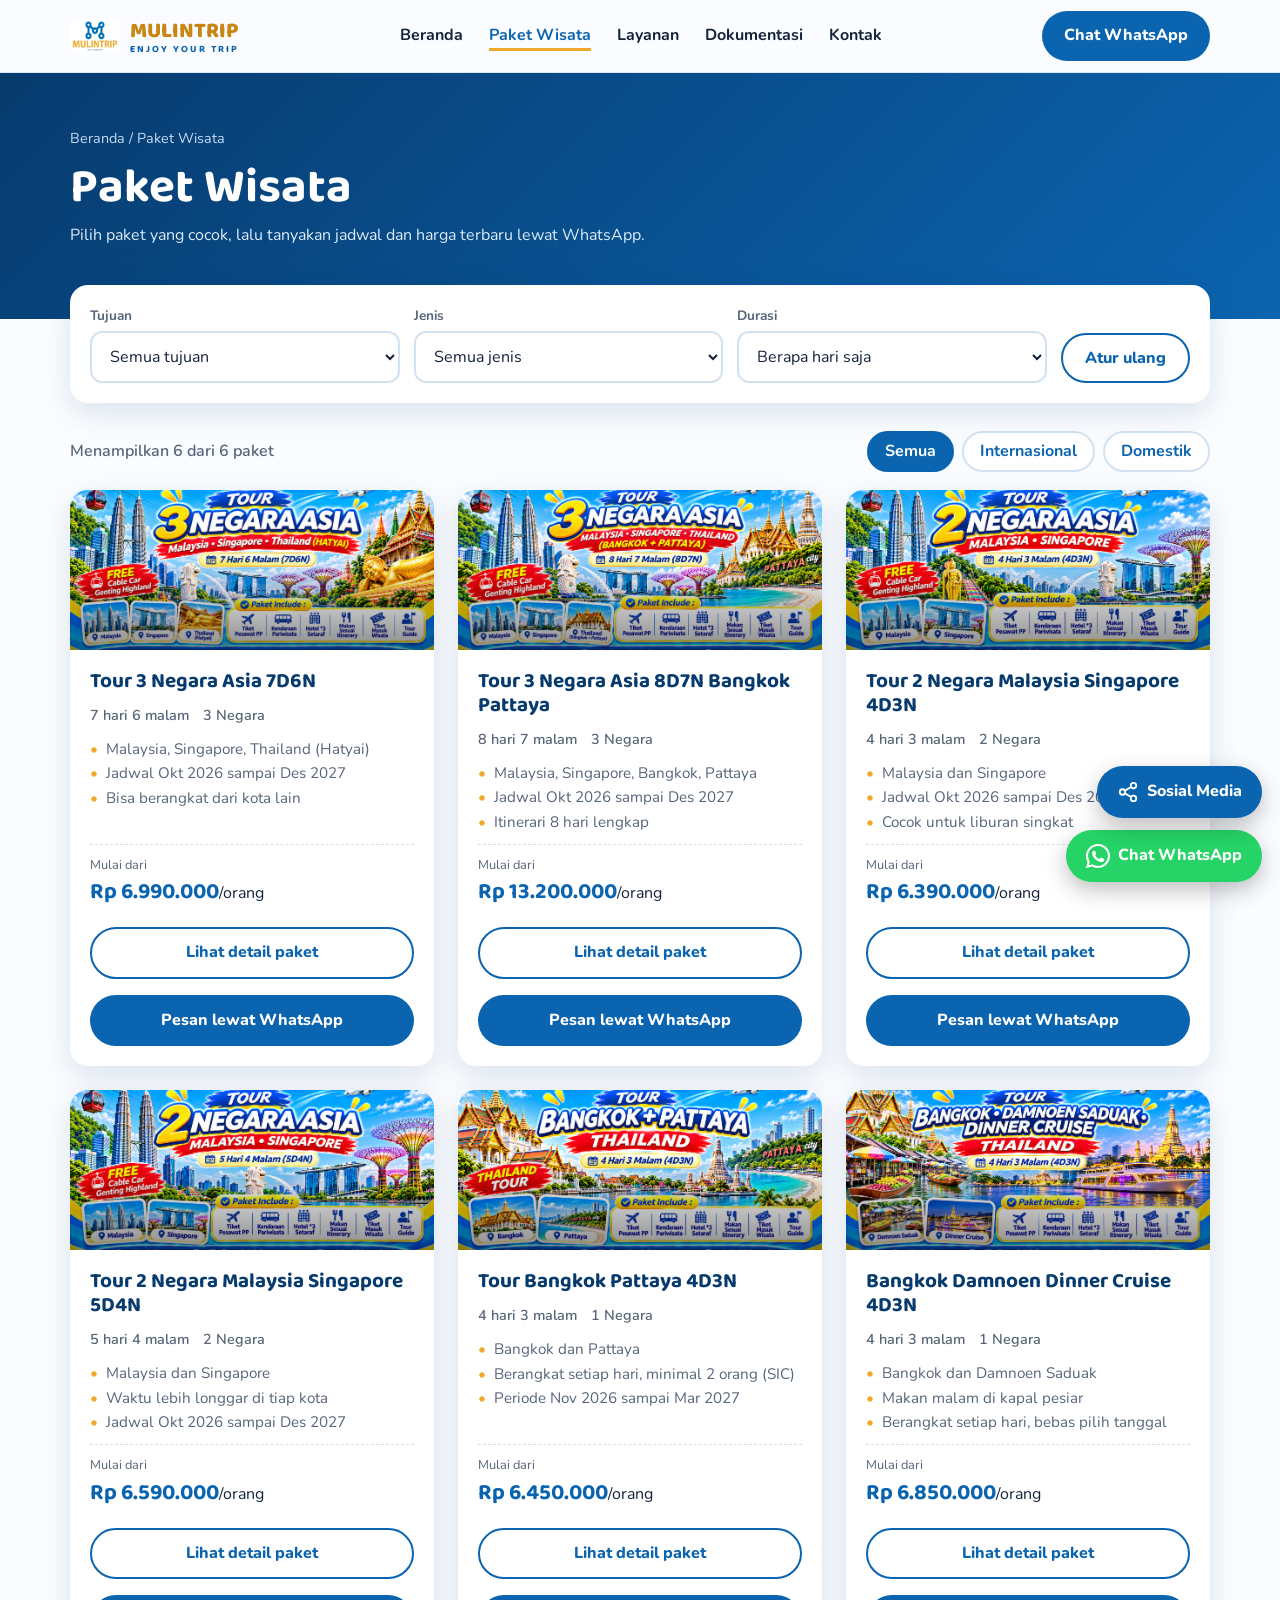
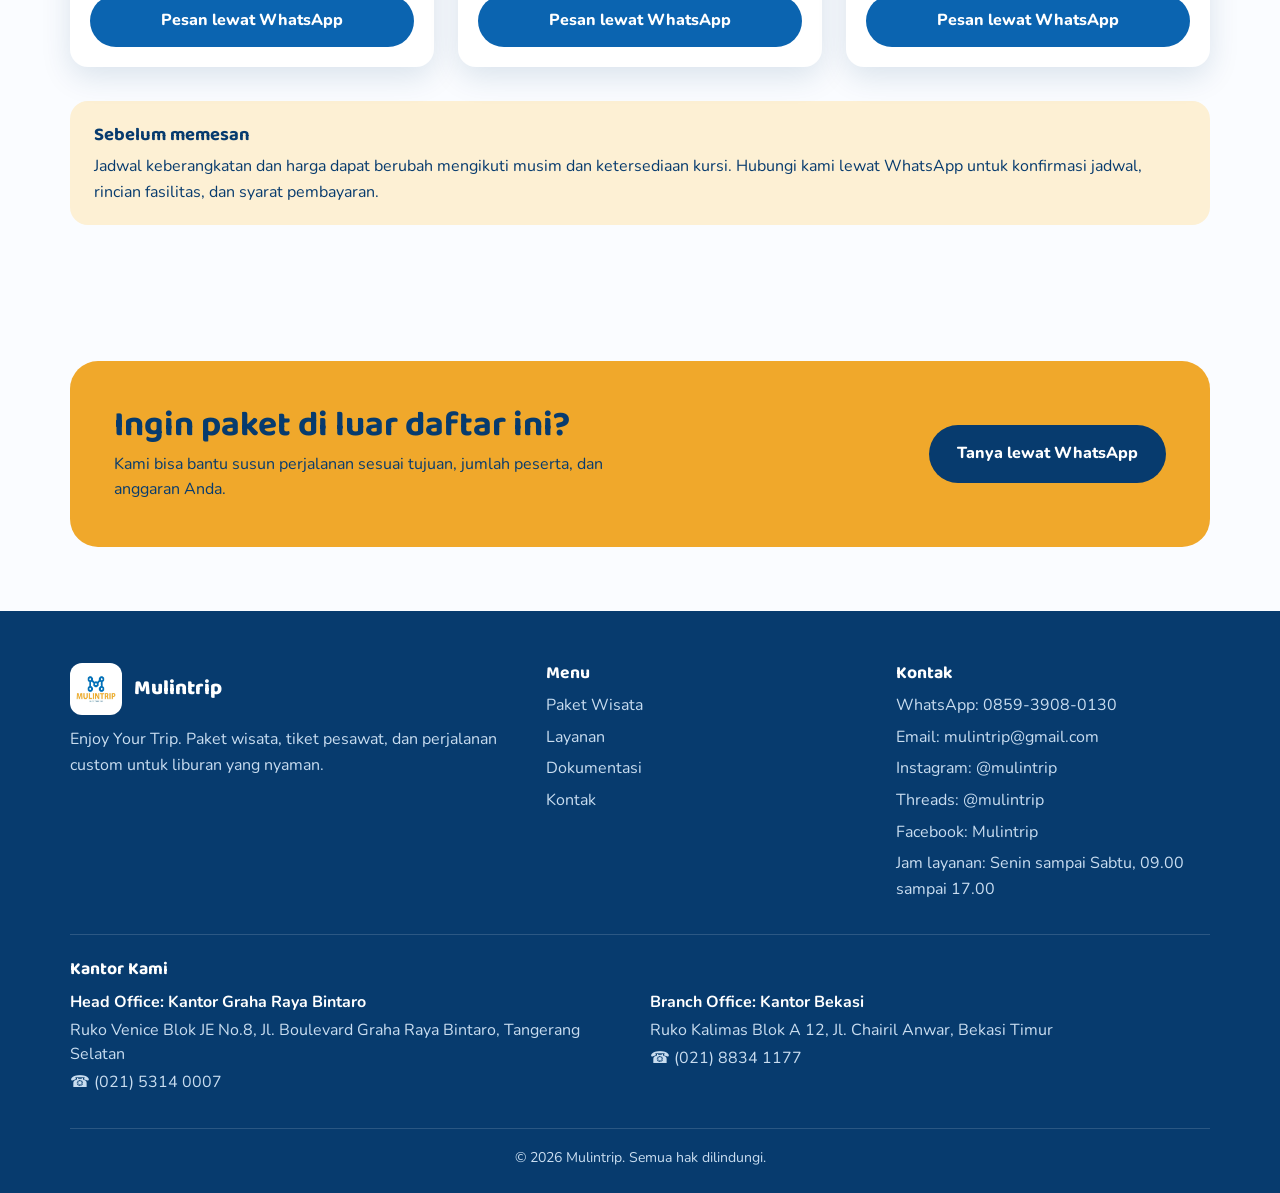
<file: paket.html>
<!DOCTYPE html>
<html lang="id">
<head>
<meta charset="utf-8">
<meta name="viewport" content="width=device-width, initial-scale=1">
<title>Paket Wisata | Mulintrip</title>
<meta name="description" content="Daftar paket wisata Mulintrip. Pilih paket, lalu pesan lewat WhatsApp.">
<meta property="og:title" content="Paket Wisata | Mulintrip">
<meta property="og:image" content="logo.png">
<link rel="icon" href="logo.png">
<link rel="preconnect" href="https://fonts.googleapis.com">
<link rel="preconnect" href="https://fonts.gstatic.com" crossorigin>
<link href="https://fonts.googleapis.com/css2?family=Baloo+2:wght@600;700;800&family=Nunito:wght@400;600;700&display=swap" rel="stylesheet">
<link rel="stylesheet" href="style.css">
<!-- Pasang Meta Pixel di sini -->
<!-- Pasang Google Analytics di sini -->
</head>
<body data-page="paket">

<div id="site-header"></div>

<main>
  <section class="page-hero" style="padding-bottom:70px">
    <div class="wrap">
      <div class="crumbs"><a href="index.html">Beranda</a> / Paket Wisata</div>
      <h1>Paket Wisata</h1>
      <p>Pilih paket yang cocok, lalu tanyakan jadwal dan harga terbaru lewat WhatsApp.</p>
    </div>
  </section>

  <section style="padding-top:0">
    <div class="wrap">
      <form class="filter-bar" onsubmit="return false" aria-label="Saring paket">
        <div class="field">
          <label for="fDest">Tujuan</label>
          <select id="fDest"><option value="all">Semua tujuan</option></select>
        </div>
        <div class="field">
          <label for="fType">Jenis</label>
          <select id="fType">
            <option value="all">Semua jenis</option>
            <option value="Internasional">Internasional</option>
            <option value="Domestik">Domestik</option>
          </select>
        </div>
        <div class="field">
          <label for="fDur">Durasi</label>
          <select id="fDur">
            <option value="all">Berapa hari saja</option>
            <option value="short">Sampai 4 hari</option>
            <option value="long">5 hari atau lebih</option>
          </select>
        </div>
        <button class="btn btn-outline" type="button" id="reset">Atur ulang</button>
      </form>

      <div class="result-line">
        <p id="count" aria-live="polite"></p>
        <div class="chips" id="chips" role="group" aria-label="Pilih cepat"></div>
      </div>

      <div class="grid" id="pkgGrid"></div>

      <div class="empty" id="pkgEmpty">
        <p>Belum ada paket yang cocok dengan pilihan Anda.</p>
        <p>Ceritakan rencana Anda, kami bantu susun paket khusus.</p>
        <a class="btn btn-wa" data-wa="Halo Mulintrip, saya mencari paket perjalanan tapi belum menemukan yang cocok. Boleh dibantu?" href="#">Tanya lewat WhatsApp</a>
      </div>

      <div class="info-box">
        <strong>Sebelum memesan</strong>
        Jadwal keberangkatan dan harga dapat berubah mengikuti musim dan ketersediaan kursi. Hubungi kami lewat WhatsApp untuk konfirmasi jadwal, rincian fasilitas, dan syarat pembayaran.
      </div>
    </div>
  </section>

  <section class="cta">
    <div class="wrap">
      <div class="cta-box">
        <div>
          <h2>Ingin paket di luar daftar ini?</h2>
          <p>Kami bisa bantu susun perjalanan sesuai tujuan, jumlah peserta, dan anggaran Anda.</p>
        </div>
        <a class="btn btn-wa" data-wa="Halo Mulintrip, saya ingin dibuatkan paket perjalanan khusus." href="#">Tanya lewat WhatsApp</a>
      </div>
    </div>
  </section>
</main>

<div id="site-footer"></div>

<script src="site.js"></script>
<script>
  document.addEventListener("DOMContentLoaded", () => {
    const grid = document.getElementById("pkgGrid"), empty = document.getElementById("pkgEmpty"), count = document.getElementById("count");
    const fDest = document.getElementById("fDest"), fType = document.getElementById("fType"), fDur = document.getElementById("fDur");
    const chips = document.getElementById("chips");

    [...new Set(PACKAGES.map(p => p.dest))].forEach(d => {
      const o = document.createElement("option"); o.value = d; o.textContent = d; fDest.appendChild(o);
    });
    const quick = [["all","Semua"],["Internasional","Internasional"],["Domestik","Domestik"]];
    chips.innerHTML = quick.map(([v,l]) => `<button type="button" class="chip" data-v="${v}">${l}</button>`).join("");

    const q = new URLSearchParams(location.search);
    const setIfValid = (el, v) => { if (v && [...el.options].some(o => o.value === v)) el.value = v; };
    setIfValid(fDest, q.get("dest")); setIfValid(fType, q.get("type")); setIfValid(fDur, q.get("dur"));

    function render(){
      const list = PACKAGES.filter(p =>
        (fDest.value === "all" || p.dest === fDest.value) &&
        (fType.value === "all" || p.type === fType.value) &&
        (fDur.value === "all" || (fDur.value === "short" ? p.days <= 4 : p.days >= 5))
      );
      grid.innerHTML = list.map(packageCard).join("");
      grid.style.display = list.length ? "" : "none";
      empty.style.display = list.length ? "none" : "block";
      count.textContent = `Menampilkan ${list.length} dari ${PACKAGES.length} paket`;
      chips.querySelectorAll(".chip").forEach(c => c.classList.toggle("on", c.dataset.v === fType.value));
    }
    [fDest, fType, fDur].forEach(el => el.addEventListener("change", render));
    chips.addEventListener("click", e => { const b = e.target.closest(".chip"); if (b) { fType.value = b.dataset.v; render(); } });
    document.getElementById("reset").addEventListener("click", () => { fDest.value = fType.value = fDur.value = "all"; render(); });
    render();
  });
</script>
</body>
</html>
</file>
<file: style.css>
:root{
  --blue-900:#073b6e;
  --blue-700:#0b64b0;
  --blue-500:#1b7fd0;
  --blue-100:#e5f1fb;
  --orange:#f0a82b;
  --orange-dark:#c98615;
  --orange-soft:#fdf0d4;
  --ink:#14233a;
  --muted:#566579;
  --paper:#fafcff;
  --radius:18px;
  --shadow:0 10px 30px rgba(7,59,110,.13);
}
*{box-sizing:border-box;margin:0;padding:0}
html{scroll-behavior:smooth}
body{font-family:'Nunito',system-ui,sans-serif;color:var(--ink);background:var(--paper);line-height:1.6;-webkit-font-smoothing:antialiased}
img{max-width:100%;display:block}
a{color:inherit;text-decoration:none}
h1,h2,h3{font-family:'Baloo 2','Nunito',sans-serif;line-height:1.15;color:var(--blue-900)}
.wrap{width:min(1140px,100% - 32px);margin-inline:auto}
section{padding:72px 0}
.eyebrow{display:inline-block;font-weight:700;font-size:.85rem;letter-spacing:.08em;text-transform:uppercase;color:var(--orange-dark);background:var(--orange-soft);padding:4px 14px;border-radius:999px;margin-bottom:12px}
.section-head{max-width:640px;margin-bottom:36px}
.section-head h2{font-size:clamp(1.8rem,4vw,2.5rem);margin-bottom:10px}
.section-head p{color:var(--muted)}

.btn{display:inline-flex;align-items:center;gap:10px;font-weight:800;border-radius:999px;padding:14px 26px;border:2px solid transparent;cursor:pointer;transition:transform .15s,box-shadow .15s,background .15s;font-family:inherit;font-size:1rem}
.btn:hover{transform:translateY(-2px)}
.btn-primary{background:var(--orange);color:var(--blue-900);box-shadow:0 6px 0 var(--orange-dark)}
.btn-primary:hover{box-shadow:0 8px 0 var(--orange-dark)}
.btn-wa{background:var(--blue-700);color:#fff}
.btn-wa:hover{background:var(--blue-900)}
.btn-ghost{border-color:#fff;color:#fff}
.btn-ghost:hover{background:rgba(255,255,255,.12)}
.btn-outline{border-color:var(--blue-700);color:var(--blue-700);background:transparent}
.btn-outline:hover{background:var(--blue-700);color:#fff}
.btn:focus-visible,a:focus-visible,button:focus-visible{outline:3px solid var(--orange);outline-offset:3px}

/* Header */
header{position:sticky;top:0;z-index:50;background:rgba(250,252,255,.95);backdrop-filter:blur(8px);border-bottom:1px solid #dce8f4}
.nav{display:flex;align-items:center;justify-content:space-between;height:72px}
.brand{display:flex;align-items:center;gap:10px;font-family:'Baloo 2',sans-serif;font-weight:800;font-size:1.35rem;color:var(--orange-dark)}
.brand img{width:50px;height:50px;object-fit:contain}
.brand small{display:block;font-size:.62rem;font-weight:700;color:var(--blue-700);letter-spacing:.2em;margin-top:-6px}
nav ul{display:flex;gap:26px;list-style:none;font-weight:700}
nav a:hover{color:var(--blue-500)}
nav a.active{color:var(--blue-700);border-bottom:3px solid var(--orange);padding-bottom:2px}
.nav-cta{padding:10px 20px}
.menu-toggle{display:none;background:none;border:0;font-size:1.8rem;color:var(--blue-900);cursor:pointer}

/* Hero (latar foto, posisi tengah) */
.hero{
  background:
    linear-gradient(180deg,rgba(6,40,80,.55) 0%,rgba(6,40,80,.68) 100%),
    url('hero.jpg') center center / cover no-repeat;
  background-color:var(--blue-900); /* warna cadangan kalau foto belum termuat */
  color:#fff;padding:64px 0 88px;position:relative;overflow:hidden}
.hero-grid{display:grid;grid-template-columns:1.1fr .9fr;gap:40px;align-items:center;position:relative;z-index:1}
.hero h1{color:#fff;font-size:clamp(2.2rem,5.5vw,3.7rem);margin-bottom:16px;text-shadow:0 2px 12px rgba(0,0,0,.35)}
.hero h1 span{color:var(--orange)}
.hero p{font-size:1.15rem;max-width:520px;color:#e3f0fb;margin-bottom:28px;text-shadow:0 2px 10px rgba(0,0,0,.35)}
.hero-actions{display:flex;flex-wrap:wrap;gap:14px}
.hero-points{display:flex;flex-wrap:wrap;gap:10px 22px;margin-top:30px;list-style:none;font-weight:700;font-size:.95rem;color:#d3e7f8}
.hero-points li::before{content:"✓";color:var(--orange);margin-right:8px;font-weight:800}
.hero-logo{justify-self:center;width:min(360px,80%);background:#fff;border-radius:28px;padding:22px;box-shadow:0 20px 50px rgba(0,0,0,.28);border:6px solid var(--orange)}

/* Finder */
.finder{margin-top:-48px;position:relative;z-index:2;padding:0}
.finder-box{background:#fff;border-radius:var(--radius);box-shadow:var(--shadow);padding:22px;display:grid;grid-template-columns:repeat(3,1fr) auto;gap:14px;align-items:end}
.field label{display:block;font-weight:700;font-size:.85rem;color:var(--muted);margin-bottom:4px}
.field select{width:100%;padding:12px 14px;border:2px solid #d3e2f1;border-radius:12px;font:inherit;background:#fff;color:var(--ink)}
.field select:focus{outline:none;border-color:var(--blue-500)}

/* Packages */
.packages{padding-top:80px}
.grid{display:grid;grid-template-columns:repeat(3,1fr);gap:24px}
.card{background:#fff;border-radius:var(--radius);box-shadow:var(--shadow);overflow:hidden;display:flex;flex-direction:column;transition:transform .2s}
.card:hover{transform:translateY(-4px)}
.card-top{height:160px;padding:16px;display:flex;align-items:flex-end;justify-content:space-between;color:#fff;position:relative;background-size:cover;background-position:center}
.card-top .tag{background:var(--orange);color:var(--blue-900);font-weight:800;font-size:.78rem;padding:3px 12px;border-radius:999px}
.card-top .emoji{font-size:2.6rem;line-height:1}
.card-body{padding:20px;display:flex;flex-direction:column;gap:10px;flex:1}
.card-body h3{font-size:1.3rem}
.meta{display:flex;gap:14px;color:var(--muted);font-size:.9rem;font-weight:600;flex-wrap:wrap}
.card-body ul{list-style:none;color:var(--muted);font-size:.95rem}
.card-body li::before{content:"•";color:var(--orange);font-weight:800;margin-right:8px}
.price{margin-top:auto;padding-top:10px;border-top:1px dashed #cfe0f0}
.price small{display:block;color:var(--muted);font-size:.8rem}
.price strong{font-family:'Baloo 2',sans-serif;font-size:1.4rem;color:var(--blue-700)}
.card .btn{justify-content:center;margin-top:6px;padding:11px 20px}
.empty{display:none;text-align:center;color:var(--muted);padding:40px 10px;background:#fff;border-radius:var(--radius);box-shadow:var(--shadow)}
.empty .btn{margin-top:14px}

/* Services */
.services{background:var(--blue-100)}
.services .grid{grid-template-columns:repeat(4,1fr);gap:20px}
.service{background:#fff;border-radius:var(--radius);padding:24px;box-shadow:0 4px 14px rgba(7,59,110,.08)}
.service .ico{width:54px;height:54px;border-radius:16px;background:var(--orange);display:grid;place-items:center;font-size:1.7rem;margin-bottom:14px}
.service h3{font-size:1.15rem;margin-bottom:6px}
.service p{color:var(--muted);font-size:.95rem}

/* Steps */
.steps{background:var(--blue-900);color:#fff}
.steps h2,.steps .section-head p{color:#fff}
.steps .section-head p{opacity:.85}
.steps .eyebrow{background:var(--orange);color:var(--blue-900)}
.step-grid{display:grid;grid-template-columns:repeat(4,1fr);gap:22px}
.step{background:rgba(255,255,255,.08);border:1px solid rgba(255,255,255,.16);border-radius:var(--radius);padding:24px}
.step b{display:block;font-family:'Baloo 2',sans-serif;font-size:2.4rem;color:var(--orange);line-height:1}
.step h3{color:#fff;font-size:1.1rem;margin:8px 0 4px}
.step p{color:#cfe3f6;font-size:.95rem}

/* CTA */
.cta{padding:64px 0}
.cta-box{background:var(--orange);border-radius:28px;padding:44px;display:flex;flex-wrap:wrap;gap:24px;align-items:center;justify-content:space-between}
.cta-box h2{font-size:clamp(1.6rem,3.5vw,2.2rem);max-width:560px}
.cta-box p{color:var(--blue-900);max-width:520px;margin-top:6px}
.cta-box .btn-wa{background:var(--blue-900)}
.cta-box .btn-wa:hover{background:var(--blue-700)}

/* Footer */
footer{background:var(--blue-900);color:#c9ddf0;padding:52px 0 24px}
.foot-grid{display:grid;grid-template-columns:1.4fr 1fr 1fr;gap:36px}
footer h3{color:#fff;font-size:1.1rem;margin-bottom:10px}
footer ul{list-style:none;display:grid;gap:6px}
footer a:hover{color:var(--orange)}
.foot-brand{display:flex;align-items:center;gap:12px;margin-bottom:12px;color:#fff;font-family:'Baloo 2',sans-serif;font-weight:800;font-size:1.3rem}
.foot-brand img{width:52px;height:52px;object-fit:contain;background:#fff;border-radius:12px;padding:4px}
.foot-offices{margin-top:32px;padding-top:24px;border-top:1px solid rgba(255,255,255,.15)}
.office-grid{display:grid;grid-template-columns:repeat(auto-fit,minmax(240px,1fr));gap:20px}
.office{display:grid;gap:4px;align-content:start;line-height:1.5}
.office strong{color:#fff}
.copy{border-top:1px solid rgba(255,255,255,.14);margin-top:34px;padding-top:18px;font-size:.88rem;text-align:center}

/* Floating buttons */
.wa-float{position:fixed;right:18px;bottom:18px;z-index:60;background:#25d366;color:#fff;border-radius:999px;padding:13px 20px;font-weight:800;display:flex;align-items:center;gap:8px;box-shadow:0 8px 22px rgba(0,0,0,.25)}
.wa-float:hover{background:#1ebe5a}
.sc-float{position:fixed;right:18px;bottom:82px;z-index:60}
.sc-btn{display:flex;align-items:center;gap:8px;border:0;cursor:pointer;font:inherit;font-weight:800;color:#fff;background:var(--blue-700);border-radius:999px;padding:13px 20px;box-shadow:0 8px 22px rgba(0,0,0,.25)}
.sc-btn:hover{filter:brightness(1.1)}
.sc-menu{display:none;position:absolute;right:0;bottom:calc(100% + 10px);background:#fff;border-radius:16px;box-shadow:0 10px 30px rgba(0,0,0,.25);padding:8px;min-width:210px}
.sc-float.open .sc-menu{display:block}
.sc-menu a{display:flex;align-items:center;gap:12px;padding:9px 10px;border-radius:10px;color:var(--ink);font-weight:700}
.sc-menu a:hover{background:var(--blue-100)}
.sc-menu small{display:block;font-weight:600;color:var(--muted);font-size:.78rem}

/* Sub pages */
.page-hero{background:linear-gradient(135deg,var(--blue-900),var(--blue-700));color:#fff;padding:54px 0}
.page-hero h1{color:#fff;font-size:clamp(2rem,4.5vw,3rem);margin-bottom:8px}
.page-hero p{color:#dcecf9;max-width:620px}
.crumbs{font-size:.9rem;margin-bottom:10px;color:#c5dcf2}
.crumbs a:hover{color:var(--orange)}
.more{margin-top:28px;text-align:center}
.teaser-grid{display:grid;grid-template-columns:repeat(3,1fr);gap:20px}
.mini{background:#fff;border-radius:var(--radius);padding:22px;box-shadow:0 4px 14px rgba(7,59,110,.08)}
.mini h3{font-size:1.1rem;margin-bottom:4px}
.mini p{color:var(--muted);font-size:.95rem}

.filter-bar{background:#fff;border-radius:var(--radius);box-shadow:var(--shadow);padding:20px;display:grid;grid-template-columns:repeat(3,1fr) auto;gap:14px;align-items:end;margin-top:-34px;position:relative;z-index:2}
.filter-bar .btn{padding:12px 22px}
.result-line{display:flex;flex-wrap:wrap;justify-content:space-between;align-items:center;gap:10px;margin:28px 0 18px}
.result-line p{color:var(--muted);font-weight:600}
.chips{display:flex;flex-wrap:wrap;gap:8px;margin-bottom:0}
.chip{border:2px solid #d3e2f1;background:#fff;color:var(--blue-700);font:inherit;font-weight:700;border-radius:999px;padding:6px 16px;cursor:pointer}
.chip:hover{border-color:var(--blue-500)}
.chip.on{background:var(--blue-700);border-color:var(--blue-700);color:#fff}
.info-box{margin-top:34px;background:var(--orange-soft);border-radius:var(--radius);padding:20px 24px;color:var(--blue-900)}
.info-box strong{display:block;margin-bottom:4px;font-family:'Baloo 2',sans-serif;font-size:1.15rem}

/* Detail */
.d-grid{display:grid;grid-template-columns:1fr 340px;gap:28px;align-items:start;margin-top:-34px;position:relative;z-index:2}
.d-box{background:#fff;border-radius:var(--radius);box-shadow:var(--shadow);padding:22px 24px;margin-bottom:20px}
.d-box h2{font-family:'Baloo 2',sans-serif;color:var(--blue-900);font-size:1.3rem;margin:0 0 12px}
.d-img{width:100%;border-radius:var(--radius);box-shadow:var(--shadow);margin-bottom:20px}
.d-price small{display:block;color:var(--muted)}
.d-price strong{font-family:'Baloo 2',sans-serif;font-size:2rem;color:var(--blue-700)}
.d-meta{display:flex;flex-wrap:wrap;gap:8px;margin:10px 0 16px}
.d-meta span{background:var(--orange-soft);color:var(--blue-900);font-weight:700;border-radius:999px;padding:4px 14px;font-size:.9rem}
.d-two{display:grid;grid-template-columns:1fr 1fr;gap:24px}
.d-two h3{margin:0 0 8px}
ul.ok,ul.no,ul.plain{list-style:none}
ul.ok li,ul.no li,ul.plain li{margin:7px 0;padding-left:26px;position:relative}
ul.ok li::before{content:"✓";position:absolute;left:0;color:var(--blue-700);font-weight:800}
ul.no li::before{content:"✕";position:absolute;left:0;color:#c0392b;font-weight:800}
ul.plain li::before{content:"•";position:absolute;left:6px;color:var(--orange);font-weight:800}
details{border:2px solid #e0ebf6;border-radius:12px;padding:10px 14px;margin-bottom:8px}
summary{cursor:pointer;font-weight:700;color:var(--blue-900)}
details p{margin:8px 0 0;color:var(--muted)}
ol.terms{padding-left:20px}
ol.terms li{margin:7px 0}
.d-side .btn{display:flex;justify-content:center;margin-top:10px}
.d-hint{color:var(--muted);font-size:.9rem;margin:12px 0 0}
.d-dates{display:flex;flex-wrap:wrap;gap:8px;margin-top:8px}
.d-date{border:2px solid #d3e2f1;border-radius:999px;padding:6px 14px;font-weight:700;color:var(--blue-700);background:#fff}
.d-date:hover{background:var(--blue-700);color:#fff}

/* Layanan */
.intro{max-width:820px;margin:0 auto;text-align:center}
.intro h2{font-size:clamp(1.6rem,3.2vw,2.2rem);margin-bottom:14px}
.intro p{color:var(--muted);font-size:1.05rem;line-height:1.7}
.sec-title{font-size:clamp(1.5rem,3vw,2rem);margin-bottom:22px;text-align:center}
.svc-grid{display:grid;grid-template-columns:repeat(3,1fr);gap:22px}
.svc2{display:flex;flex-direction:column;background:#fff;border-radius:var(--radius);box-shadow:var(--shadow);padding:26px}
.svc2 .ic{width:64px;height:64px;border-radius:18px;background:var(--orange-soft);display:flex;align-items:center;justify-content:center;font-size:2rem;margin-bottom:16px}
.svc2 h3{font-size:1.25rem;margin-bottom:8px}
.svc2 p{margin-bottom:18px;color:var(--muted);flex:1}
.why{background:var(--orange-soft);border-radius:var(--radius);padding:30px 32px;max-width:820px;margin:0 auto}
.why h2{font-size:1.6rem;margin-bottom:14px}
.why ul{list-style:none}
.why li{position:relative;padding-left:28px;margin:10px 0;color:var(--blue-900);font-weight:600}
.why li::before{content:"✓";position:absolute;left:0;color:var(--blue-700);font-weight:800}

/* Dokumentasi */
.gal{display:grid;grid-template-columns:repeat(auto-fill,minmax(240px,1fr));gap:16px;margin-top:22px}
.shot{position:relative;display:block;padding:0;border:0;border-radius:var(--radius);overflow:hidden;cursor:zoom-in;background:var(--blue-100);box-shadow:var(--shadow);aspect-ratio:4/3}
.shot img{width:100%;height:100%;object-fit:cover;transition:transform .35s}
.shot:hover img{transform:scale(1.06)}
.shot span{position:absolute;left:0;right:0;bottom:0;padding:26px 14px 10px;color:#fff;font-weight:700;font-size:.92rem;text-align:left;background:linear-gradient(180deg,rgba(0,0,0,0),rgba(0,0,0,.6))}
.lb{position:fixed;inset:0;z-index:200;background:rgba(0,0,0,.88);display:none;align-items:center;justify-content:center;padding:20px}
.lb.open{display:flex}
.lb figure{margin:0;max-width:min(1100px,100%);text-align:center}
.lb img{max-width:100%;max-height:78vh;border-radius:12px;margin:0 auto}
.lb figcaption{color:#fff;margin-top:12px;font-weight:700}
.lb button{position:absolute;border:0;background:rgba(255,255,255,.16);color:#fff;font-size:1.6rem;width:46px;height:46px;border-radius:50%;cursor:pointer}
.lb .x{top:16px;right:16px}.lb .pv{left:14px;top:50%}.lb .nx{right:14px;top:50%}

/* Kontak */
.k-grid{display:grid;grid-template-columns:1fr 1.15fr;gap:28px;align-items:start;margin-top:-34px;position:relative;z-index:2}
.k-box{background:#fff;border-radius:var(--radius);box-shadow:var(--shadow);padding:24px}
.k-box h2{font-size:1.4rem;margin-bottom:6px}
.k-sub{color:var(--muted);margin-bottom:18px}
.k-list{display:grid;gap:12px}
.k-item{display:flex;gap:14px;align-items:flex-start;padding:14px 16px;border:2px solid #e0ebf6;border-radius:14px;transition:border-color .2s,background .2s}
a.k-item:hover{border-color:var(--blue-700);background:#f3f9ff}
.k-ico{flex:0 0 42px;height:42px;border-radius:12px;background:var(--orange-soft);display:grid;place-items:center;font-size:1.25rem}
.k-item strong{display:block;color:var(--blue-900)}
.k-item span{color:var(--muted);font-size:.95rem}
.k-hours{margin-top:18px;padding:14px 16px;border-radius:14px;background:var(--orange-soft);color:var(--blue-900);font-weight:700}
.k-hours small{display:block;font-weight:600;color:var(--muted);margin-top:2px}
.k-form{display:grid;gap:14px}
.k-row{display:grid;grid-template-columns:1fr 1fr;gap:14px}
.k-form label{display:block;font-weight:700;color:var(--blue-900);font-size:.92rem;margin-bottom:6px}
.k-form input,.k-form textarea{width:100%;padding:12px 14px;border:2px solid #d3e2f1;border-radius:12px;font:inherit;background:#fff;color:inherit}
.k-form input:focus,.k-form textarea:focus{outline:none;border-color:var(--blue-700)}
.k-form textarea{min-height:110px;resize:vertical}
.k-form .btn{width:100%;justify-content:center}
.k-note{color:var(--muted);font-size:.88rem}
.k-offices{margin-top:36px}
.k-offices>h2{font-size:1.6rem;margin-bottom:4px}
.k-offices>p{color:var(--muted);margin-bottom:18px}
.k-ogrid{display:grid;grid-template-columns:repeat(auto-fit,minmax(280px,1fr));gap:22px}
.k-office{background:#fff;border-radius:var(--radius);box-shadow:var(--shadow);overflow:hidden;display:flex;flex-direction:column}
.k-office iframe{width:100%;height:220px;border:0;background:var(--blue-100)}
.k-obody{padding:18px 20px 20px;display:flex;flex-direction:column;gap:8px;flex:1}
.k-tag{align-self:flex-start;background:var(--orange-soft);color:var(--blue-900);font-weight:800;font-size:.8rem;border-radius:999px;padding:3px 12px}
.k-office h3{font-size:1.2rem}
.k-office address{font-style:normal;color:var(--muted)}
.k-obody .btn{margin-top:auto;justify-content:center}

@media (max-width:960px){
  .grid,.services .grid,.svc-grid{grid-template-columns:repeat(2,1fr)}
  .step-grid,.teaser-grid{grid-template-columns:repeat(2,1fr)}
  .hero-grid{grid-template-columns:1fr}
  .hero-logo{order:-1;width:220px}
  .finder-box,.filter-bar{grid-template-columns:1fr 1fr}
  .foot-grid{grid-template-columns:1fr 1fr}
  .sc-btn span{display:none}.sc-btn{padding:15px}
}
@media (max-width:900px){
  .d-grid,.k-grid{grid-template-columns:1fr;margin-top:-24px}
  .d-side{order:-1}
  .d-two,.k-row{grid-template-columns:1fr}
}
@media (max-width:640px){
  section{padding:52px 0}
  .hero{background-position:center 65%}
  .menu-toggle{display:block}
  nav{position:absolute;left:0;right:0;top:72px;background:var(--paper);border-bottom:1px solid #dce8f4;display:none;padding:12px 16px 20px}
  nav.open{display:block}
  nav ul{flex-direction:column;gap:14px}
  .nav-cta{display:none}
  .grid,.services .grid,.step-grid,.finder-box,.filter-bar,.foot-grid,.teaser-grid,.svc-grid{grid-template-columns:1fr}
  .cta-box{padding:30px 24px}
  .wa-float span{display:none}
  .wa-float{padding:15px}
}
@media (prefers-reduced-motion:reduce){*{transition:none!important;scroll-behavior:auto!important}}
</file>
